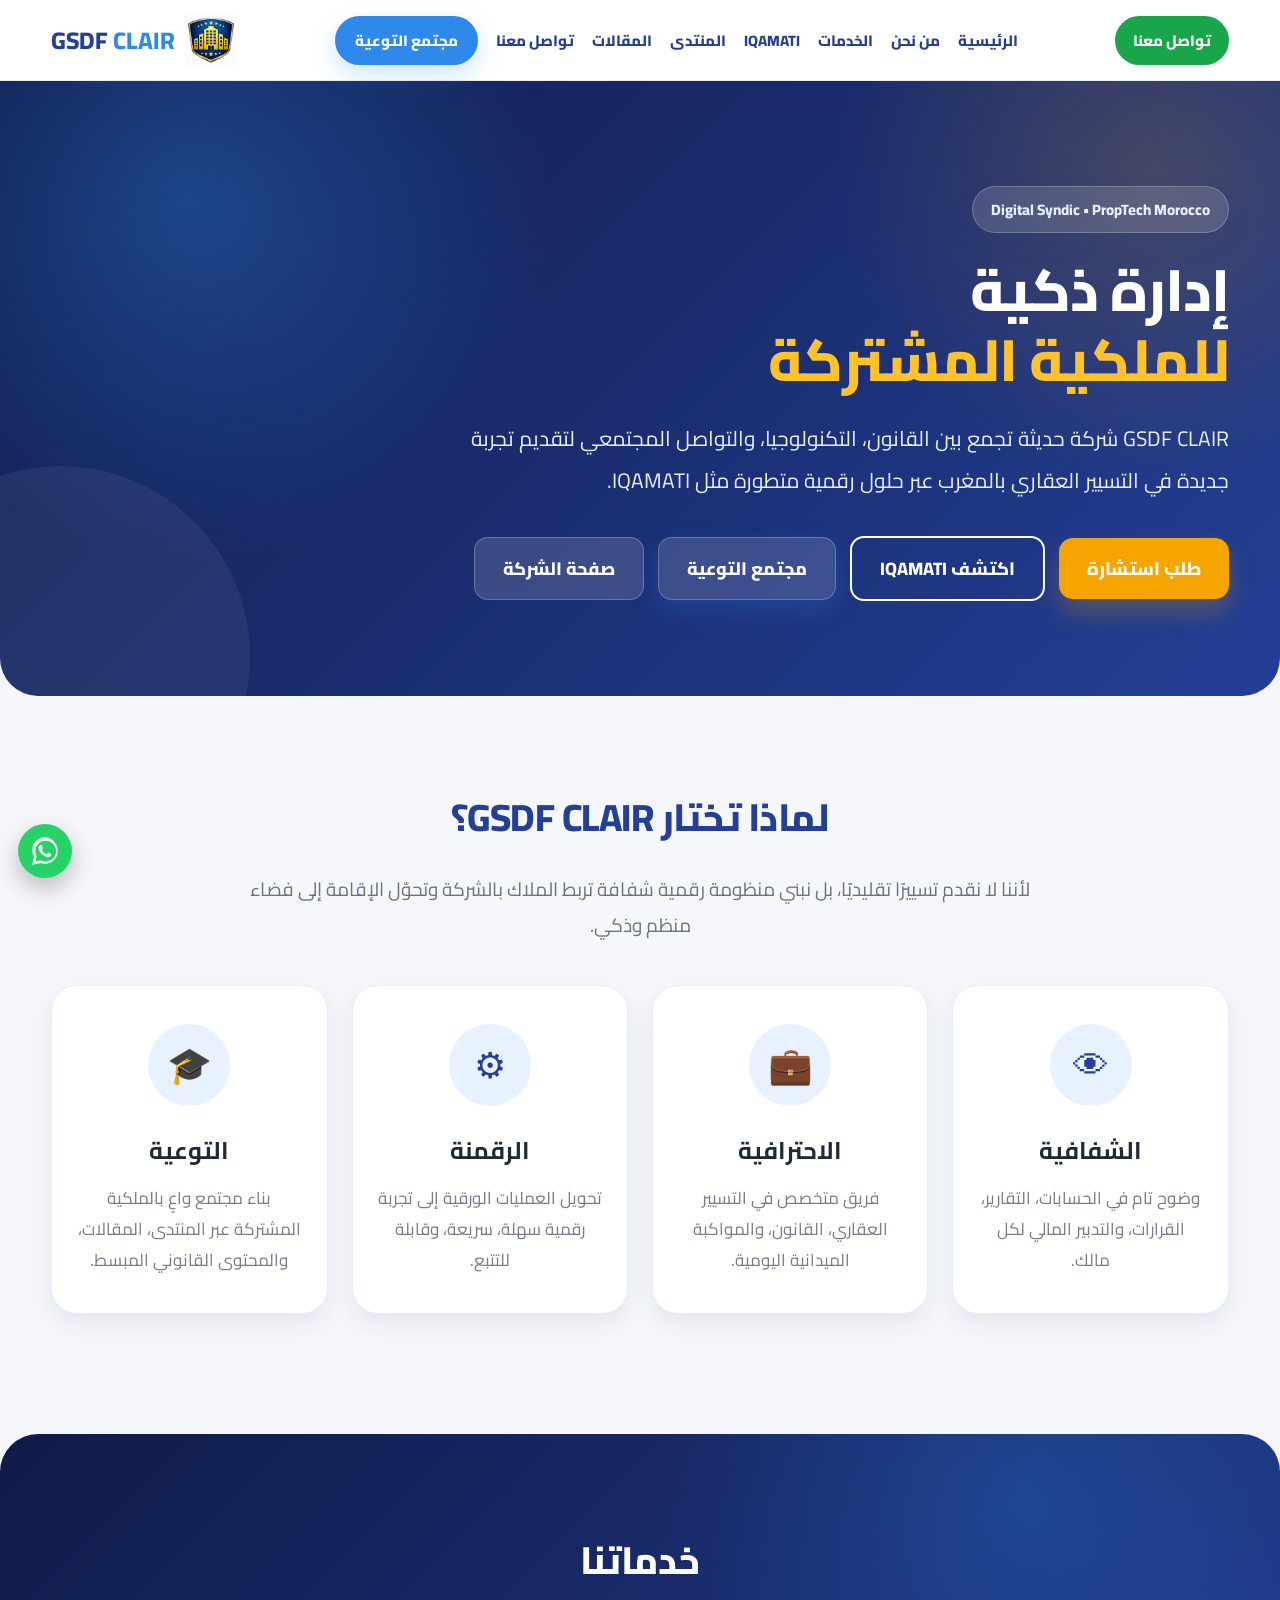
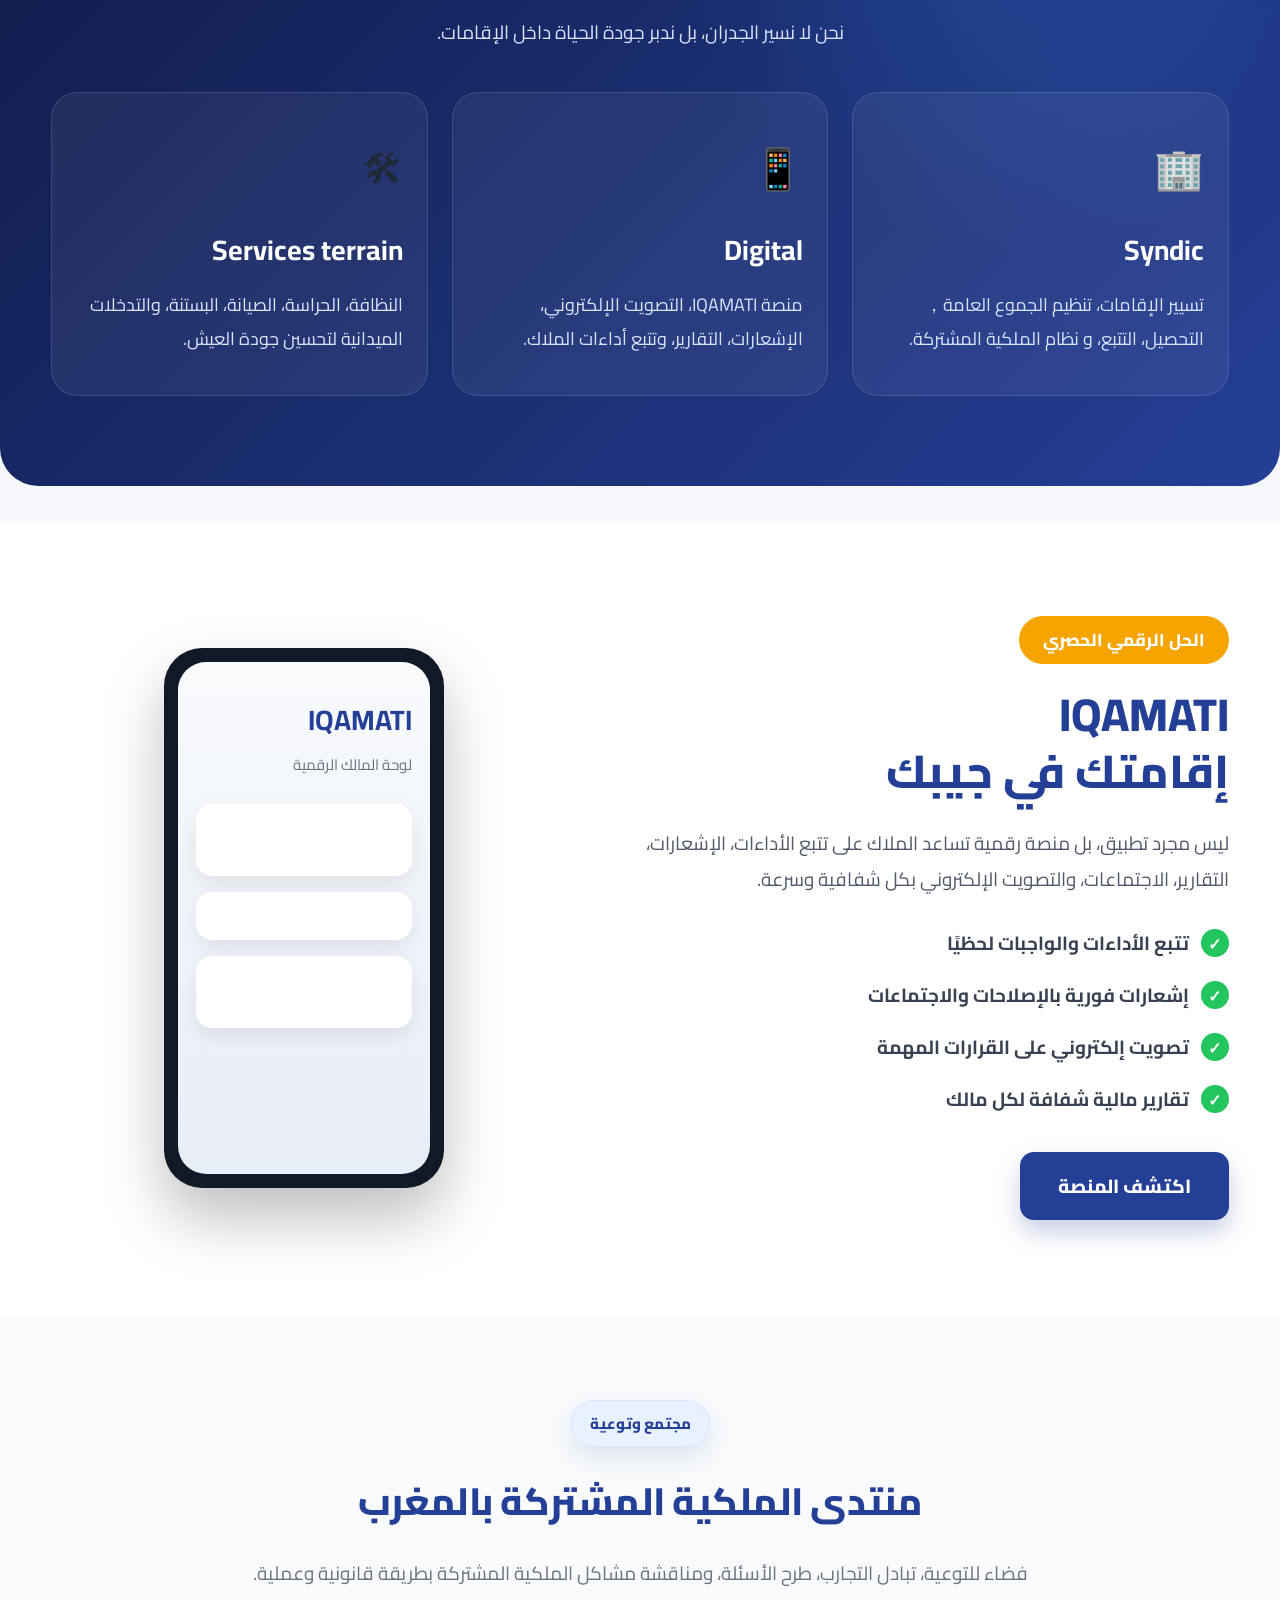
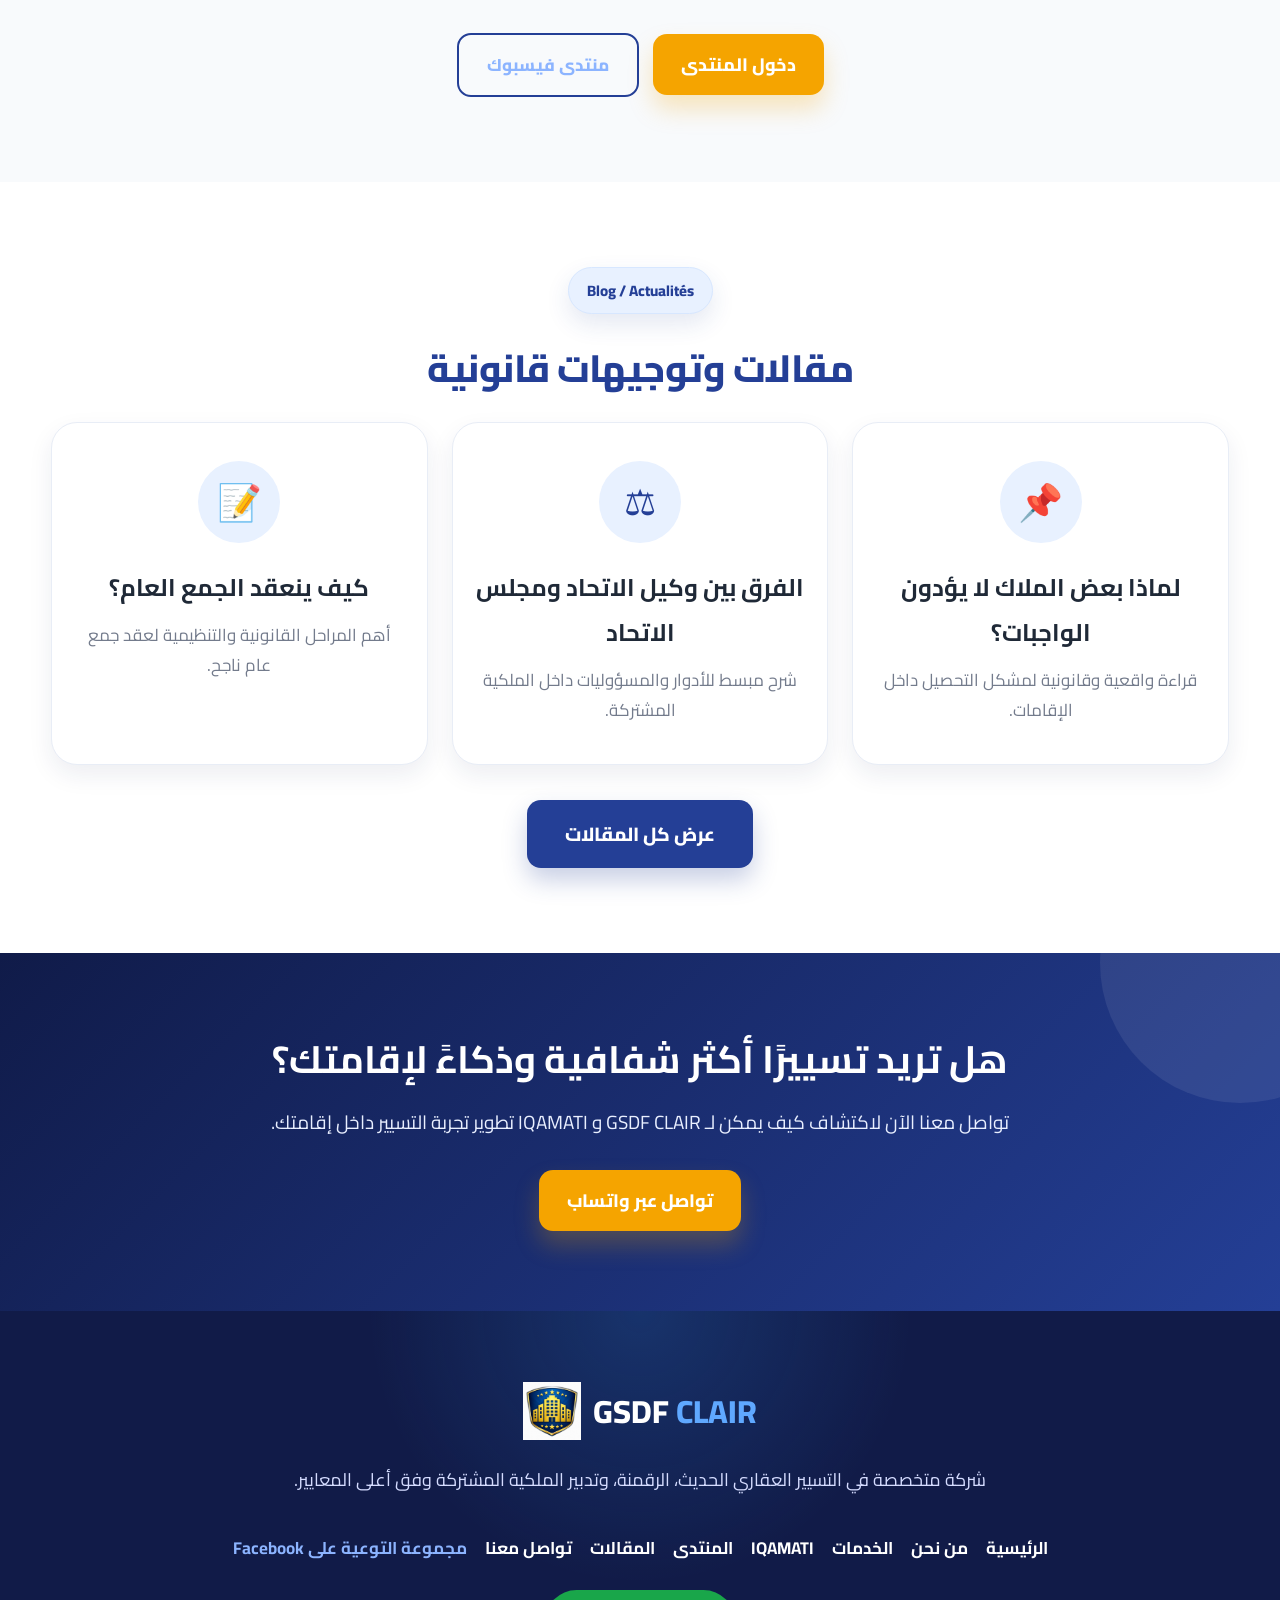
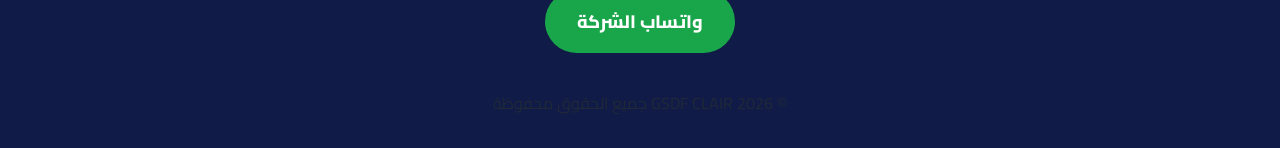
<file: index.html>
﻿<!DOCTYPE html>
<html lang="ar" dir="rtl">

<head>
    <meta charset="UTF-8">
    <meta name="viewport" content="width=device-width, initial-scale=1.0">

    <title>GSDF CLAIR | التسيير العقاري الميداني والرقمي بالمغرب</title>

    <meta name="description" content="عبر IQAMATI.MA و IQAMATI.COM نوفر حلولًا ذكية لإدارة الملكية المشتركة والخدمات العقارية بالمغرب.">

    <meta name="keywords" content="GSDF CLAIR, IQAMATI, syndic digital, التسيير العقاري, الملكية المشتركة, PropTech Maroc">

    <meta name="author" content="GSDF CLAIR">

    <meta property="og:title" content="GSDF CLAIR | التسيير العقاري الميداني والرقمي بالمغرب">

    <meta property="og:description" content="عبر IQAMATI.MA و IQAMATI.COM نوفر حلولًا ذكية لإدارة الملكية المشتركة والخدمات العقارية بالمغرب.">

    <meta property="og:type" content="website">

    <meta property="og:url" content="https://gsdfclair.ma/">

    <meta property="og:image" content="https://gsdfclair.ma/assets/logo/logo.png">

    <meta name="theme-color" content="#1e3a8a">

    <link rel="stylesheet" href="css/style.css">
    <link rel="stylesheet" href="css/responsive.css">

    <link rel="preconnect" href="https://fonts.googleapis.com">

    <link rel="preconnect" href="https://fonts.gstatic.com" crossorigin>

    <link href="https://fonts.googleapis.com/css2?family=Cairo:wght@300;400;600;700;800&display=swap" rel="stylesheet">

    <link rel="icon" type="image/png" href="assets/logo/favicon.png">
</head>

<body>

<header class="header">
    <div class="container header-content">

        <a class="whatsapp-btn" target="_blank">
            تواصل معنا
        </a>

        <nav class="nav-menu" id="navMenu">
            <a href="index.html">الرئيسية</a>
            <a href="about.html">من نحن</a>
            <a href="services.html">الخدمات</a>
            <a href="iqamati.html">IQAMATI</a>
            <a href="forum.html">المنتدى</a>
            <a href="blog.html">المقالات</a>
            <a href="contact.html">تواصل معنا</a>
            <a class="community-btn" target="_blank">مجتمع التوعية</a>
        </nav>

        <button class="menu-btn" id="menuBtn">☰</button>

        <div class="logo">
            <h1>GSDF <span>CLAIR</span></h1>
            <img src="assets/logo/logo.png" alt="GSDF CLAIR Logo" class="logo-image">
        </div>

    </div>
</header>

<section class="hero">
    <div class="container">

        <span class="hero-label">
            Digital Syndic • PropTech Morocco
        </span>

        <h2>
            إدارة ذكية
            <span>للملكية المشتركة</span>
        </h2>

        <p>
            GSDF CLAIR شركة حديثة تجمع بين القانون، التكنولوجيا،
            والتواصل المجتمعي لتقديم تجربة جديدة في التسيير العقاري
            بالمغرب عبر حلول رقمية متطورة مثل IQAMATI.
        </p>

        <div class="hero-buttons">
            <a href="consultation.html" class="btn btn-gold">
                طلب استشارة
            </a>

            <a href="iqamati.html" class="btn btn-outline">
                اكتشف IQAMATI
            </a>

            <a class="btn btn-light community-btn" target="_blank">
                مجتمع التوعية
            </a>

            <a href="https://web.facebook.com/profile.php?id=61588691163196"
               class="btn btn-light"
               target="_blank"
               rel="noopener noreferrer">
                صفحة الشركة
            </a>
        </div>

    </div>
</section>

<section class="why-us">
    <div class="container">

        <h2 class="section-title">
            لماذا تختار GSDF CLAIR؟
        </h2>

        <p class="section-description">
            لأننا لا نقدم تسييرًا تقليديًا، بل نبني منظومة رقمية شفافة
            تربط الملاك بالشركة وتحوّل الإقامة إلى فضاء منظم وذكي.
        </p>

        <div class="cards">

            <div class="card">
                <div class="card-icon">👁</div>
                <h3>الشفافية</h3>
                <p>
                    وضوح تام في الحسابات، التقارير، القرارات،
                    والتدبير المالي لكل مالك.
                </p>
            </div>

            <div class="card">
                <div class="card-icon">💼</div>
                <h3>الاحترافية</h3>
                <p>
                    فريق متخصص في التسيير العقاري، القانون،
                    والمواكبة الميدانية اليومية.
                </p>
            </div>

            <div class="card">
                <div class="card-icon">⚙</div>
                <h3>الرقمنة</h3>
                <p>
                    تحويل العمليات الورقية إلى تجربة رقمية سهلة،
                    سريعة، وقابلة للتتبع.
                </p>
            </div>

            <div class="card">
                <div class="card-icon">🎓</div>
                <h3>التوعية</h3>
                <p>
                    بناء مجتمع واعٍ بالملكية المشتركة عبر المنتدى،
                    المقالات، والمحتوى القانوني المبسط.
                </p>
            </div>

        </div>

    </div>
</section>

<section class="services">
    <div class="container">

        <h2 class="section-title services-title">
            خدماتنا
        </h2>

        <p class="services-subtitle">
            نحن لا نسير الجدران، بل ندبر جودة الحياة داخل الإقامات.
        </p>

        <div class="services-grid">

            <div class="service-box">
                <div class="service-icon">🏢</div>
                <h3>Syndic</h3>
                <p>
                    تسيير الإقامات، تنظيم الجموع العامة，
                    التحصيل، التتبع، و نظام الملكية المشتركة.
                </p>
            </div>

            <div class="service-box">
                <div class="service-icon">📱</div>
                <h3>Digital</h3>
                <p>
                    منصة IQAMATI، التصويت الإلكتروني،
                    الإشعارات، التقارير، وتتبع أداءات الملاك.
                </p>
            </div>

            <div class="service-box">
                <div class="service-icon">🛠</div>
                <h3>Services terrain</h3>
                <p>
                    النظافة، الحراسة، الصيانة، البستنة،
                    والتدخلات الميدانية لتحسين جودة العيش.
                </p>
            </div>

        </div>

    </div>
</section>

<section class="iqamati">
    <div class="container iqamati-content">

        <div class="iqamati-text">
            <span class="badge">
                الحل الرقمي الحصري
            </span>

            <h2>
                IQAMATI
                <br>
                إقامتك في جيبك
            </h2>

            <p>
                ليس مجرد تطبيق، بل منصة رقمية تساعد الملاك على تتبع
                الأداءات، الإشعارات، التقارير، الاجتماعات، والتصويت
                الإلكتروني بكل شفافية وسرعة.
            </p>

            <ul class="features-list">
                <li>تتبع الأداءات والواجبات لحظيًا</li>
                <li>إشعارات فورية بالإصلاحات والاجتماعات</li>
                <li>تصويت إلكتروني على القرارات المهمة</li>
                <li>تقارير مالية شفافة لكل مالك</li>
            </ul>

            <a href="https://iqamati.ma"
               class="demo-btn"
               target="_blank"
               rel="noopener noreferrer">
               اكتشف المنصة
            </a>
        </div>

        <div class="phone-mockup">
            <div class="phone-screen">
                <h3>IQAMATI</h3>
                <p>لوحة المالك الرقمية</p>

                <div class="app-card"></div>
                <div class="app-card small"></div>
                <div class="app-card"></div>
            </div>
        </div>

    </div>
</section>

<section class="awareness-section">
    <div class="container">

        <span class="section-tag">
            مجتمع وتوعية
        </span>

        <h2 class="section-title">
            منتدى الملكية المشتركة بالمغرب
        </h2>

        <p class="section-description">
            فضاء للتوعية، تبادل التجارب، طرح الأسئلة، ومناقشة مشاكل
            الملكية المشتركة بطريقة قانونية وعملية.
        </p>

        <div class="awareness-actions">
            <a href="forum.html" class="btn btn-gold">
                دخول المنتدى
            </a>

            <a class="btn btn-outline-blue facebook-group" target="_blank">
               منتدى فيسبوك
            </a>
        </div>

    </div>
</section>

<section class="blog-preview">
    <div class="container">

        <span class="section-tag">
            Blog / Actualités
        </span>

        <h2 class="section-title">
            مقالات وتوجيهات قانونية
        </h2>

        <div class="cards">

            <div class="card">
                <div class="card-icon">📌</div>
                <h3>لماذا بعض الملاك لا يؤدون الواجبات؟</h3>
                <p>
                    قراءة واقعية وقانونية لمشكل التحصيل داخل الإقامات.
                </p>
            </div>

            <div class="card">
                <div class="card-icon">⚖</div>
                <h3>الفرق بين وكيل الاتحاد ومجلس الاتحاد</h3>
                <p>
                    شرح مبسط للأدوار والمسؤوليات داخل الملكية المشتركة.
                </p>
            </div>

            <div class="card">
                <div class="card-icon">📝</div>
                <h3>كيف ينعقد الجمع العام؟</h3>
                <p>
                    أهم المراحل القانونية والتنظيمية لعقد جمع عام ناجح.
                </p>
            </div>

        </div>

        <a href="blog.html" class="read-more-btn">
            عرض كل المقالات
        </a>

    </div>
</section>

<section class="final-cta">
    <div class="container">

        <h2>
            هل تريد تسييرًا أكثر شفافية وذكاءً لإقامتك؟
        </h2>

        <p>
            تواصل معنا الآن لاكتشاف كيف يمكن لـ GSDF CLAIR و IQAMATI
            تطوير تجربة التسيير داخل إقامتك.
        </p>

        <a class="btn btn-gold whatsapp-link" target="_blank">
            تواصل عبر واتساب
        </a>

    </div>
</section>

<footer class="footer">
    <div class="container">

        <div class="footer-logo">
            <img src="assets/logo/logo.png" alt="GSDF CLAIR Logo" class="footer-logo-image">

            <h2>
                GSDF <span>CLAIR</span>
            </h2>
        </div>

        <p class="footer-text">
            شركة متخصصة في التسيير العقاري الحديث،
            الرقمنة، وتدبير الملكية المشتركة وفق أعلى المعايير.
        </p>

        <div class="footer-links">
            <a href="index.html">الرئيسية</a>
            <a href="about.html">من نحن</a>
            <a href="services.html">الخدمات</a>
            <a href="iqamati.html">IQAMATI</a>
            <a href="forum.html">المنتدى</a>
            <a href="blog.html">المقالات</a>
            <a href="contact.html">تواصل معنا</a>
            <a class="facebook-group" target="_blank">
                مجموعة التوعية على Facebook
            </a>
        </div>

        <a class="footer-whatsapp" target="_blank">
            واتساب الشركة
        </a>

        <div class="copyright">
            © 2026 GSDF CLAIR جميع الحقوق محفوظة
        </div>

    </div>
</footer>

<a class="floating-whatsapp"
   href="https://wa.me/212680170327"
   target="_blank"
   aria-label="WhatsApp">

    <svg xmlns="http://www.w3.org/2000/svg"
         viewBox="0 0 32 32">
        <path fill="white"
              d="M16.04 3C9.44 3 4.08 8.36 4.08 14.96c0 2.1.55 4.15 1.6 5.96L4 29l8.3-1.63a11.9 11.9 0 0 0 3.74.6C22.64 27.97 28 22.61 28 16.01S22.64 3 16.04 3zm0 22.88c-1.2 0-2.38-.28-3.45-.83l-.49-.25-4.92.97.99-4.79-.32-.5a9.8 9.8 0 1 1 8.19 5.4zm5.39-7.36c-.3-.15-1.76-.87-2.03-.97-.27-.1-.47-.15-.67.15-.2.3-.77.97-.95 1.17-.17.2-.35.22-.65.07-.3-.15-1.26-.46-2.4-1.47-.89-.79-1.49-1.77-1.66-2.07-.17-.3-.02-.46.13-.61.13-.13.3-.35.45-.52.15-.17.2-.3.3-.5.1-.2.05-.37-.02-.52-.07-.15-.67-1.61-.92-2.21-.24-.58-.49-.5-.67-.51h-.57c-.2 0-.52.07-.8.37-.27.3-1.05 1.02-1.05 2.49s1.07 2.89 1.22 3.09c.15.2 2.1 3.2 5.08 4.49.71.31 1.26.49 1.69.63.71.23 1.36.2 1.87.12.57-.08 1.76-.72 2.01-1.42.25-.7.25-1.29.17-1.42-.07-.13-.27-.2-.57-.35z"/>
    </svg>

</a>

<button class="back-to-top" id="backToTop">
    ↑
</button>

<script src="js/config.js"></script>
<script src="js/main.js"></script>

</body>
</html>
</file>
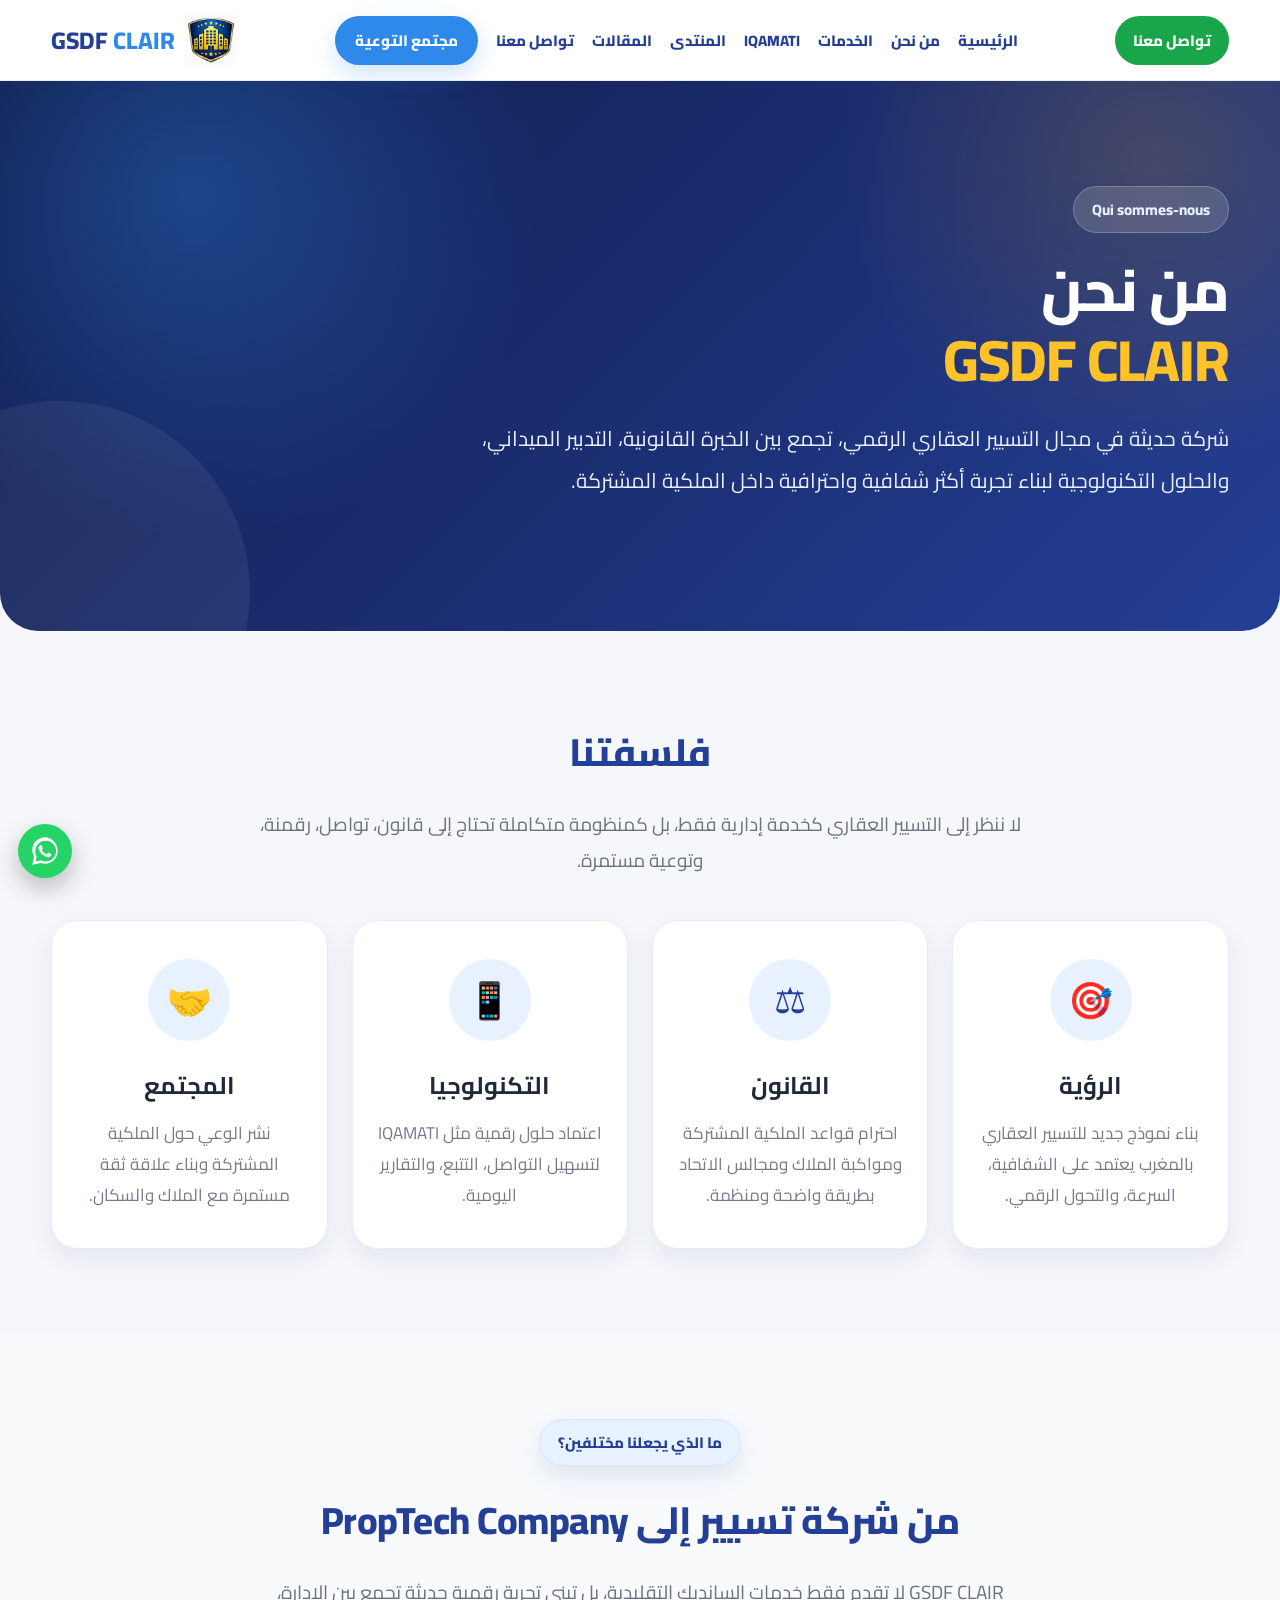
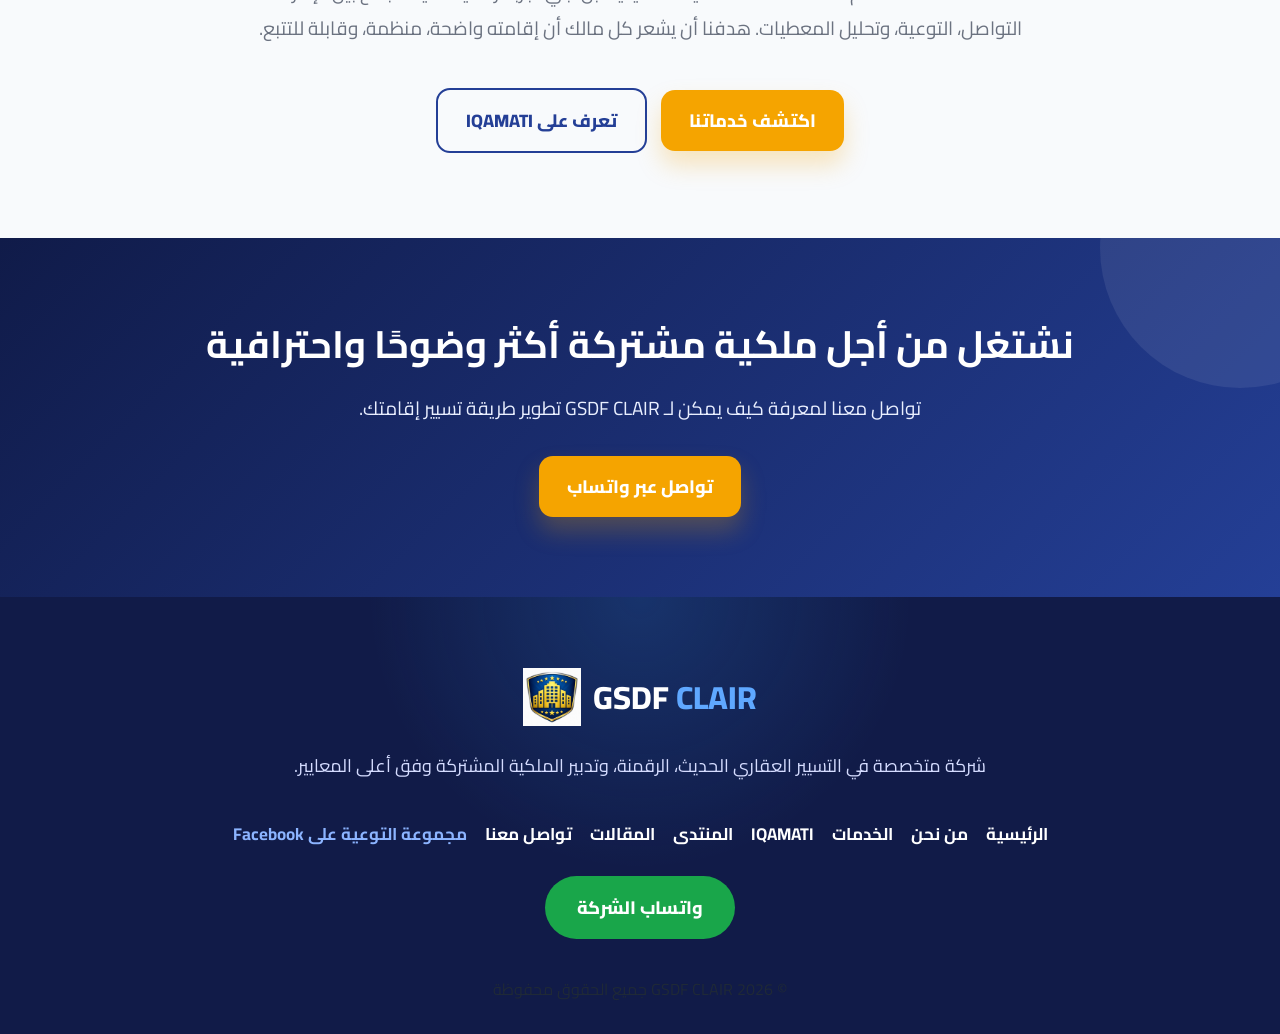
<file: about.html>
<!DOCTYPE html>
<html lang="ar" dir="rtl">

<head>
    <meta charset="UTF-8">
    <meta name="viewport" content="width=device-width, initial-scale=1.0">

    <title>من نحن | GSDF CLAIR</title>

    <meta name="description"
        content="تعرف على GSDF CLAIR، شركة PropTech متخصصة في التسيير العقاري الرقمي وتدبير الملكية المشتركة بالمغرب عبر حلول حديثة مثل IQAMATI.">

    <meta name="keywords"
        content="GSDF CLAIR, IQAMATI, syndic digital, التسيير العقاري, الملكية المشتركة, PropTech Maroc">

    <meta name="author" content="GSDF CLAIR">

    <meta property="og:title" content="من نحن | GSDF CLAIR">

    <meta property="og:description"
        content="شركة حديثة تجمع بين القانون، التكنولوجيا، والتوعية لتطوير التسيير العقاري بالمغرب.">

    <meta property="og:type" content="website">

    <meta property="og:image" content="assets/logo/logo.png">

    <link rel="stylesheet" href="css/style.css">
    <link rel="stylesheet" href="css/responsive.css">

    <link rel="preconnect" href="https://fonts.googleapis.com">
    <link rel="preconnect" href="https://fonts.gstatic.com" crossorigin>

    <link href="https://fonts.googleapis.com/css2?family=Cairo:wght@300;400;600;700;800&display=swap"
        rel="stylesheet">

    <link rel="icon" type="image/png" href="assets/logo/favicon.png">
</head>

<body>

    <header class="header">
        <div class="container header-content">

            <a class="whatsapp-btn" target="_blank">
                تواصل معنا
            </a>

            <nav class="nav-menu" id="navMenu">
                <a href="index.html">الرئيسية</a>
                <a href="about.html">من نحن</a>
                <a href="services.html">الخدمات</a>
                <a href="iqamati.html">IQAMATI</a>
                <a href="forum.html">المنتدى</a>
                <a href="blog.html">المقالات</a>
                <a href="contact.html">تواصل معنا</a>

                <a class="community-btn" target="_blank">
                    مجتمع التوعية
                </a>
            </nav>

            <button class="menu-btn" id="menuBtn">
                ☰
            </button>

            <div class="logo">
                <h1>
                    GSDF <span>CLAIR</span>
                </h1>

                <img src="assets/logo/logo.png"
                    alt="GSDF CLAIR Logo"
                    class="logo-image">
            </div>

        </div>
    </header>

    <section class="hero">
        <div class="container">

            <span class="hero-label">
                Qui sommes-nous
            </span>

            <h2>
                من نحن
                <span>GSDF CLAIR</span>
            </h2>

            <p>
                شركة حديثة في مجال التسيير العقاري الرقمي، تجمع بين الخبرة القانونية،
                التدبير الميداني، والحلول التكنولوجية لبناء تجربة أكثر شفافية
                واحترافية داخل الملكية المشتركة.
            </p>

        </div>
    </section>

    <section class="why-us">
        <div class="container">

            <h2 class="section-title">
                فلسفتنا
            </h2>

            <p class="section-description">
                لا ننظر إلى التسيير العقاري كخدمة إدارية فقط،
                بل كمنظومة متكاملة تحتاج إلى قانون، تواصل،
                رقمنة، وتوعية مستمرة.
            </p>

            <div class="cards">

                <div class="card">
                    <div class="card-icon">🎯</div>

                    <h3>الرؤية</h3>

                    <p>
                        بناء نموذج جديد للتسيير العقاري بالمغرب يعتمد على الشفافية،
                        السرعة، والتحول الرقمي.
                    </p>
                </div>

                <div class="card">
                    <div class="card-icon">⚖</div>

                    <h3>القانون</h3>

                    <p>
                        احترام قواعد الملكية المشتركة ومواكبة الملاك ومجالس الاتحاد
                        بطريقة واضحة ومنظمة.
                    </p>
                </div>

                <div class="card">
                    <div class="card-icon">📱</div>

                    <h3>التكنولوجيا</h3>

                    <p>
                        اعتماد حلول رقمية مثل IQAMATI لتسهيل التواصل،
                        التتبع، والتقارير اليومية.
                    </p>
                </div>

                <div class="card">
                    <div class="card-icon">🤝</div>

                    <h3>المجتمع</h3>

                    <p>
                        نشر الوعي حول الملكية المشتركة وبناء علاقة ثقة مستمرة
                        مع الملاك والسكان.
                    </p>
                </div>

            </div>

        </div>
    </section>

    <section class="awareness-section">
        <div class="container">

            <span class="section-tag">
                ما الذي يجعلنا مختلفين؟
            </span>

            <h2 class="section-title">
                من شركة تسيير إلى PropTech Company
            </h2>

            <p class="section-description">
                GSDF CLAIR لا تقدم فقط خدمات السانديك التقليدية،
                بل تبني تجربة رقمية حديثة تجمع بين الإدارة،
                التواصل، التوعية، وتحليل المعطيات.

                هدفنا أن يشعر كل مالك أن إقامته واضحة،
                منظمة، وقابلة للتتبع.
            </p>

            <div class="awareness-actions">

                <a href="services.html" class="btn btn-gold">
                    اكتشف خدماتنا
                </a>

                <a href="iqamati.html" class="btn btn-outline-blue">
                    تعرف على IQAMATI
                </a>

            </div>

        </div>
    </section>

    <section class="final-cta">
        <div class="container">

            <h2>
                نشتغل من أجل ملكية مشتركة أكثر وضوحًا واحترافية
            </h2>

            <p>
                تواصل معنا لمعرفة كيف يمكن لـ GSDF CLAIR
                تطوير طريقة تسيير إقامتك.
            </p>

            <a class="btn btn-gold whatsapp-link" target="_blank">
                تواصل عبر واتساب
            </a>

        </div>
    </section>

    <footer class="footer">
        <div class="container">

            <div class="footer-logo">

                <img src="assets/logo/logo.png"
                    alt="GSDF CLAIR Logo"
                    class="footer-logo-image">

                <h2>
                    GSDF <span>CLAIR</span>
                </h2>

            </div>

            <p class="footer-text">
                شركة متخصصة في التسيير العقاري الحديث،
                الرقمنة، وتدبير الملكية المشتركة وفق أعلى المعايير.
            </p>

            <div class="footer-links">

                <a href="index.html">الرئيسية</a>
                <a href="about.html">من نحن</a>
                <a href="services.html">الخدمات</a>
                <a href="iqamati.html">IQAMATI</a>
                <a href="forum.html">المنتدى</a>
                <a href="blog.html">المقالات</a>
                <a href="contact.html">تواصل معنا</a>

                <a class="facebook-group" target="_blank">
                    مجموعة التوعية على Facebook
                </a>

            </div>

            <a class="footer-whatsapp" target="_blank">
                واتساب الشركة
            </a>

            <div class="copyright">
                © 2026 GSDF CLAIR جميع الحقوق محفوظة
            </div>

        </div>
    </footer>

    <a class="floating-whatsapp"
   href="https://wa.me/212680170327"
   target="_blank"
   aria-label="WhatsApp">

    <svg xmlns="http://www.w3.org/2000/svg"
         viewBox="0 0 32 32">
        <path fill="white"
              d="M16.04 3C9.44 3 4.08 8.36 4.08 14.96c0 2.1.55 4.15 1.6 5.96L4 29l8.3-1.63a11.9 11.9 0 0 0 3.74.6C22.64 27.97 28 22.61 28 16.01S22.64 3 16.04 3zm0 22.88c-1.2 0-2.38-.28-3.45-.83l-.49-.25-4.92.97.99-4.79-.32-.5a9.8 9.8 0 1 1 8.19 5.4zm5.39-7.36c-.3-.15-1.76-.87-2.03-.97-.27-.1-.47-.15-.67.15-.2.3-.77.97-.95 1.17-.17.2-.35.22-.65.07-.3-.15-1.26-.46-2.4-1.47-.89-.79-1.49-1.77-1.66-2.07-.17-.3-.02-.46.13-.61.13-.13.3-.35.45-.52.15-.17.2-.3.3-.5.1-.2.05-.37-.02-.52-.07-.15-.67-1.61-.92-2.21-.24-.58-.49-.5-.67-.51h-.57c-.2 0-.52.07-.8.37-.27.3-1.05 1.02-1.05 2.49s1.07 2.89 1.22 3.09c.15.2 2.1 3.2 5.08 4.49.71.31 1.26.49 1.69.63.71.23 1.36.2 1.87.12.57-.08 1.76-.72 2.01-1.42.25-.7.25-1.29.17-1.42-.07-.13-.27-.2-.57-.35z"/>
    </svg>

</a>

    <button class="back-to-top" id="backToTop">
        ↑
    </button>

    <script src="js/config.js"></script>
    <script src="js/main.js"></script>

</body>

</html>
</file>
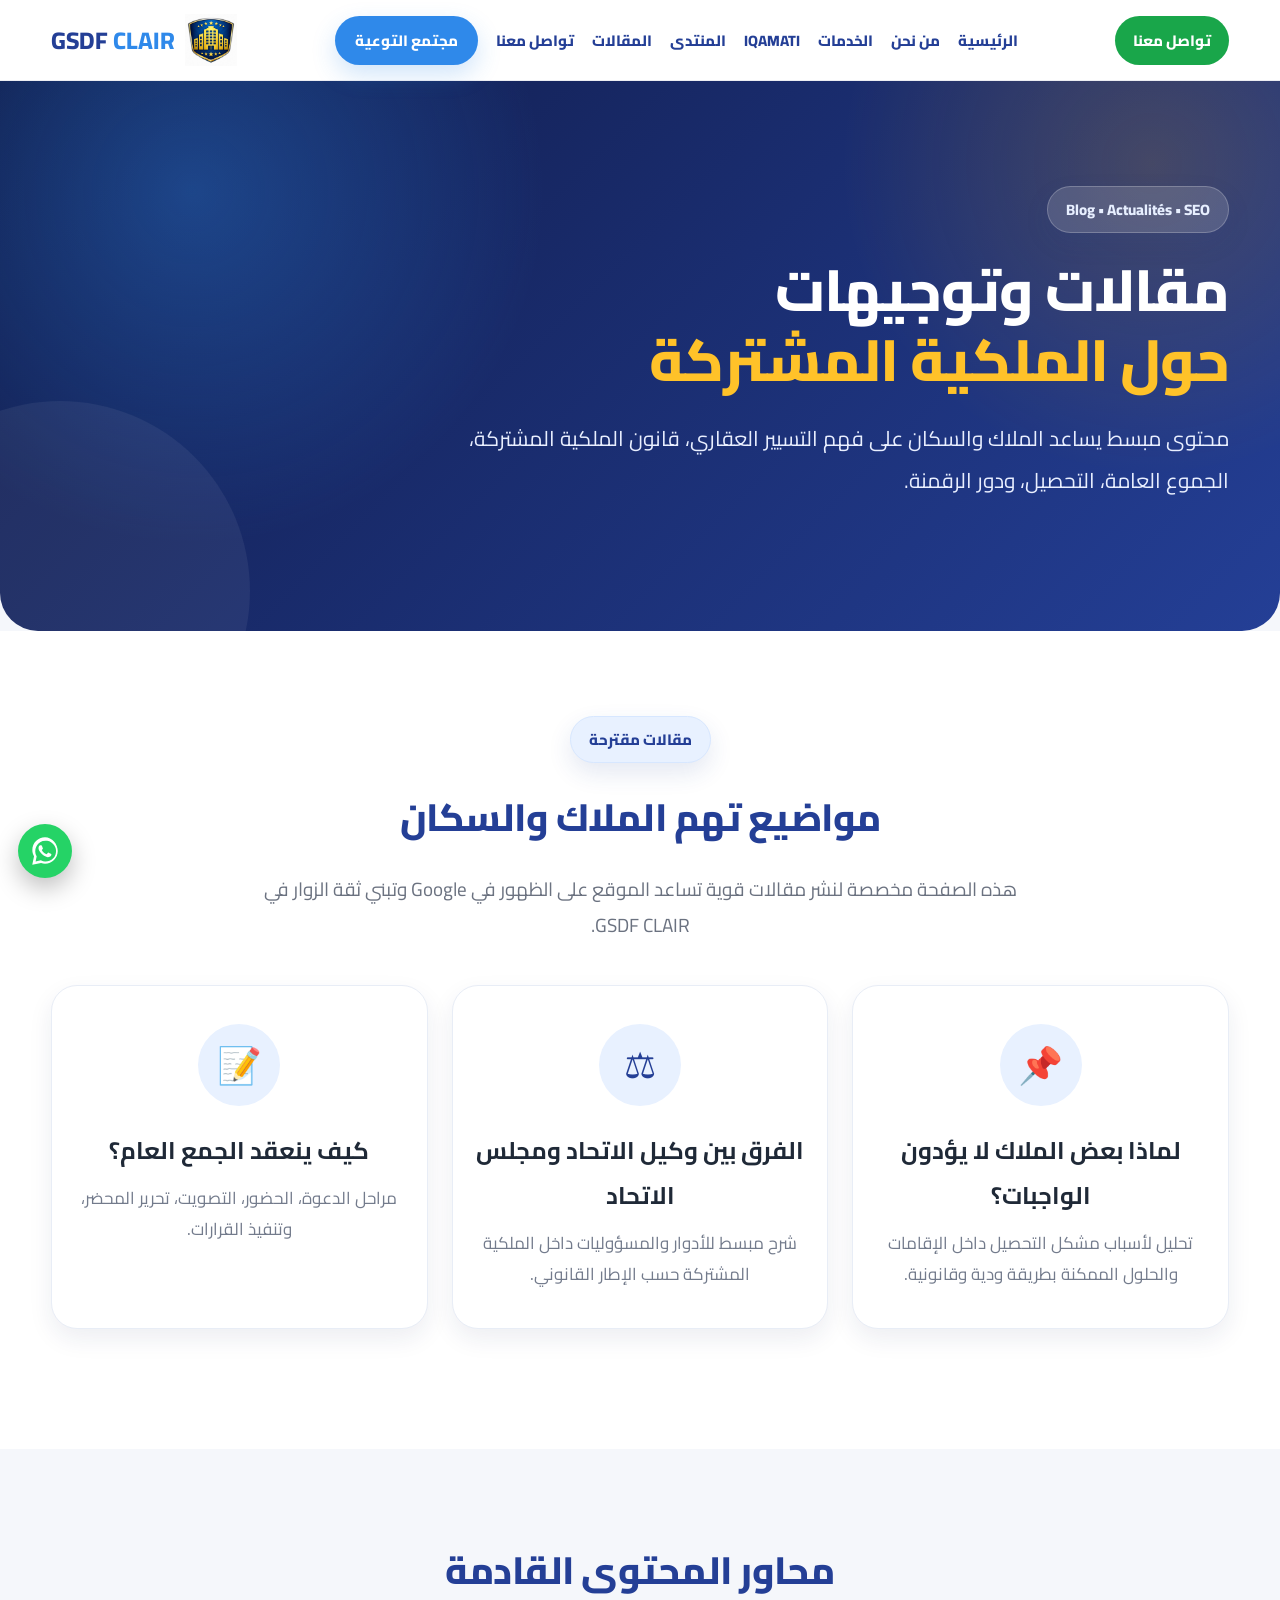
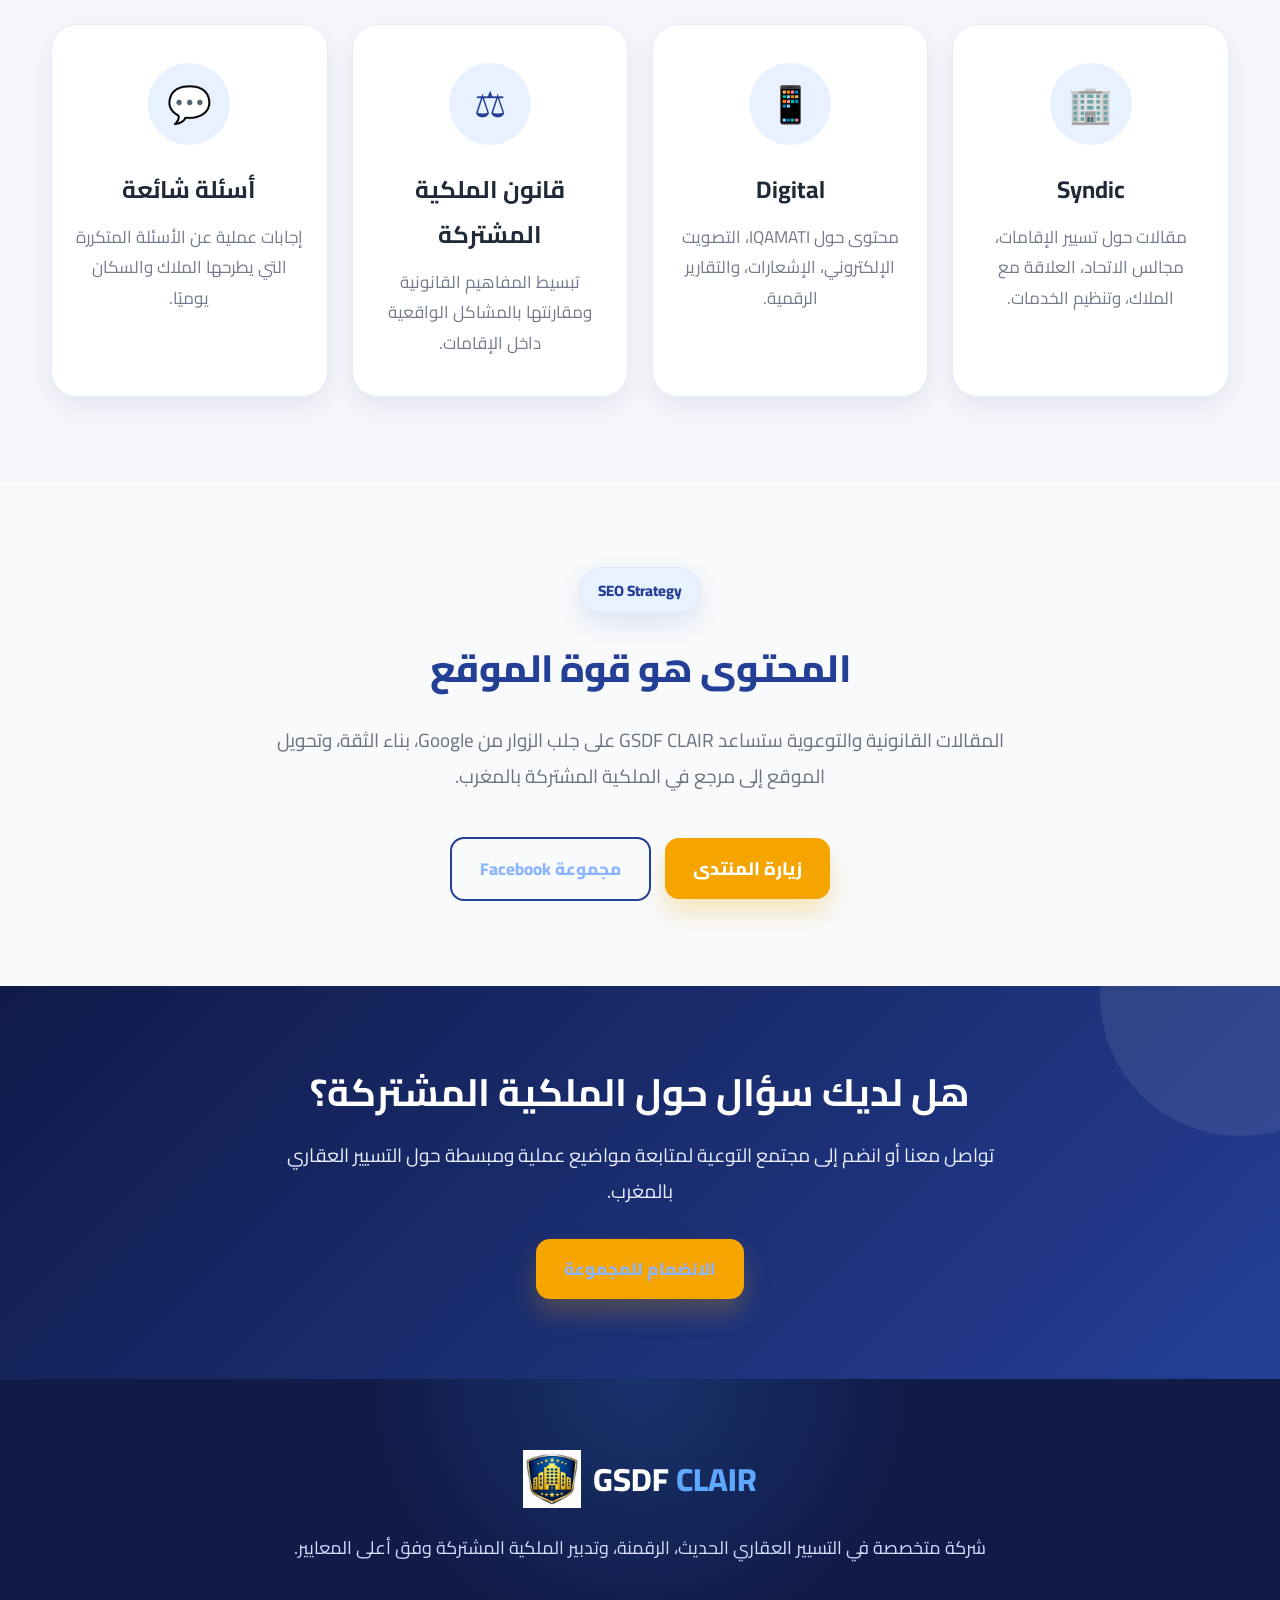
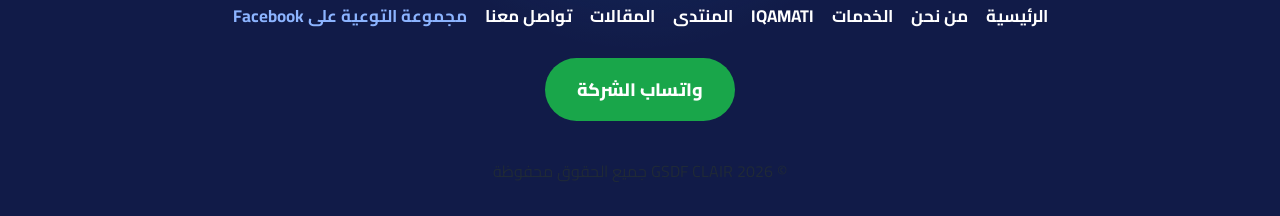
<file: blog.html>
﻿<!DOCTYPE html>
<html lang="ar" dir="rtl">

<head>
    <meta charset="UTF-8">
    <meta name="viewport" content="width=device-width, initial-scale=1.0">
    <title>المقالات | GSDF CLAIR</title>

    <meta name="description" content="مقالات وتوجيهات من GSDF CLAIR حول الملكية المشتركة، التسيير العقاري، السانديك، الرقمنة، وقانون الملكية المشتركة بالمغرب.">
    <meta name="keywords" content="GSDF CLAIR, مقالات, الملكية المشتركة, التسيير العقاري, syndic, IQAMATI, قانون الملكية المشتركة">
    <meta name="author" content="GSDF CLAIR">

    <meta property="og:title" content="المقالات | GSDF CLAIR">
    <meta property="og:description" content="محتوى مبسط حول الملكية المشتركة والتسيير العقاري والرقمنة بالمغرب.">
    <meta property="og:type" content="website">
    <meta property="og:image" content="assets/logo/logo.png">

    <link rel="stylesheet" href="css/style.css">
    <link rel="stylesheet" href="css/responsive.css">

    <link rel="preconnect" href="https://fonts.googleapis.com">
    <link rel="preconnect" href="https://fonts.gstatic.com" crossorigin>
    <link href="https://fonts.googleapis.com/css2?family=Cairo:wght@300;400;600;700;800&display=swap" rel="stylesheet">

    <link rel="icon" type="image/png" href="assets/logo/favicon.png">
</head>

<body>

<header class="header">
    <div class="container header-content">

        <a class="whatsapp-btn" target="_blank">
            تواصل معنا
        </a>

        <nav class="nav-menu" id="navMenu">
            <a href="index.html">الرئيسية</a>
            <a href="about.html">من نحن</a>
            <a href="services.html">الخدمات</a>
            <a href="iqamati.html">IQAMATI</a>
            <a href="forum.html">المنتدى</a>
            <a href="blog.html">المقالات</a>
            <a href="contact.html">تواصل معنا</a>
            <a class="community-btn" target="_blank">مجتمع التوعية</a>
        </nav>

        <button class="menu-btn" id="menuBtn">☰</button>

        <div class="logo">
            <h1>GSDF <span>CLAIR</span></h1>
            <img src="assets/logo/logo.png" alt="GSDF CLAIR Logo" class="logo-image">
        </div>

    </div>
</header>

<section class="hero">
    <div class="container">

        <span class="hero-label">
            Blog • Actualités • SEO
        </span>

        <h2>
            مقالات وتوجيهات
            <span>حول الملكية المشتركة</span>
        </h2>

        <p>
            محتوى مبسط يساعد الملاك والسكان على فهم التسيير العقاري،
            قانون الملكية المشتركة، الجموع العامة، التحصيل، ودور الرقمنة.
        </p>

    </div>
</section>

<section class="blog-preview">
    <div class="container">

        <span class="section-tag">
            مقالات مقترحة
        </span>

        <h2 class="section-title">
            مواضيع تهم الملاك والسكان
        </h2>

        <p class="section-description">
            هذه الصفحة مخصصة لنشر مقالات قوية تساعد الموقع على الظهور في Google
            وتبني ثقة الزوار في GSDF CLAIR.
        </p>

        <div class="cards">

            <div class="card">
                <div class="card-icon">📌</div>
                <h3>لماذا بعض الملاك لا يؤدون الواجبات؟</h3>
                <p>
                    تحليل لأسباب مشكل التحصيل داخل الإقامات
                    والحلول الممكنة بطريقة ودية وقانونية.
                </p>
            </div>

            <div class="card">
                <div class="card-icon">⚖</div>
                <h3>الفرق بين وكيل الاتحاد ومجلس الاتحاد</h3>
                <p>
                    شرح مبسط للأدوار والمسؤوليات داخل الملكية المشتركة
                    حسب الإطار القانوني.
                </p>
            </div>

            <div class="card">
                <div class="card-icon">📝</div>
                <h3>كيف ينعقد الجمع العام؟</h3>
                <p>
                    مراحل الدعوة، الحضور، التصويت، تحرير المحضر،
                    وتنفيذ القرارات.
                </p>
            </div>

        </div>

    </div>
</section>

<section class="why-us">
    <div class="container">

        <h2 class="section-title">
            محاور المحتوى القادمة
        </h2>

        <div class="cards">

            <div class="card">
                <div class="card-icon">🏢</div>
                <h3>Syndic</h3>
                <p>
                    مقالات حول تسيير الإقامات، مجالس الاتحاد،
                    العلاقة مع الملاك، وتنظيم الخدمات.
                </p>
            </div>

            <div class="card">
                <div class="card-icon">📱</div>
                <h3>Digital</h3>
                <p>
                    محتوى حول IQAMATI، التصويت الإلكتروني،
                    الإشعارات، والتقارير الرقمية.
                </p>
            </div>

            <div class="card">
                <div class="card-icon">⚖</div>
                <h3>قانون الملكية المشتركة</h3>
                <p>
                    تبسيط المفاهيم القانونية ومقارنتها بالمشاكل الواقعية
                    داخل الإقامات.
                </p>
            </div>

            <div class="card">
                <div class="card-icon">💬</div>
                <h3>أسئلة شائعة</h3>
                <p>
                    إجابات عملية عن الأسئلة المتكررة التي يطرحها الملاك
                    والسكان يوميًا.
                </p>
            </div>

        </div>

    </div>
</section>

<section class="awareness-section">
    <div class="container">

        <span class="section-tag">
            SEO Strategy
        </span>

        <h2 class="section-title">
            المحتوى هو قوة الموقع
        </h2>

        <p class="section-description">
            المقالات القانونية والتوعوية ستساعد GSDF CLAIR على جلب الزوار من Google،
            بناء الثقة، وتحويل الموقع إلى مرجع في الملكية المشتركة بالمغرب.
        </p>

        <div class="awareness-actions">
            <a href="forum.html" class="btn btn-gold">
                زيارة المنتدى
            </a>

            <a class="btn btn-outline-blue facebook-group" target="_blank">
                مجموعة Facebook
            </a>
        </div>

    </div>
</section>

<section class="final-cta">
    <div class="container">

        <h2>
            هل لديك سؤال حول الملكية المشتركة؟
        </h2>

        <p>
            تواصل معنا أو انضم إلى مجتمع التوعية لمتابعة مواضيع عملية
            ومبسطة حول التسيير العقاري بالمغرب.
        </p>

        <a class="btn btn-gold facebook-group" target="_blank">
            الانضمام للمجموعة
        </a>

    </div>
</section>

<footer class="footer">
    <div class="container">

        <div class="footer-logo">
            <img src="assets/logo/logo.png" alt="GSDF CLAIR Logo" class="footer-logo-image">

            <h2>
                GSDF <span>CLAIR</span>
            </h2>
        </div>

        <p class="footer-text">
            شركة متخصصة في التسيير العقاري الحديث،
            الرقمنة، وتدبير الملكية المشتركة وفق أعلى المعايير.
        </p>

        <div class="footer-links">
            <a href="index.html">الرئيسية</a>
            <a href="about.html">من نحن</a>
            <a href="services.html">الخدمات</a>
            <a href="iqamati.html">IQAMATI</a>
            <a href="forum.html">المنتدى</a>
            <a href="blog.html">المقالات</a>
            <a href="contact.html">تواصل معنا</a>
            <a class="facebook-group" target="_blank">
                مجموعة التوعية على Facebook
            </a>
        </div>

        <a class="footer-whatsapp" target="_blank">
            واتساب الشركة
        </a>

        <div class="copyright">
            © 2026 GSDF CLAIR جميع الحقوق محفوظة
        </div>

    </div>
</footer>

<a class="floating-whatsapp"
   href="https://wa.me/212680170327"
   target="_blank"
   aria-label="WhatsApp">

    <svg xmlns="http://www.w3.org/2000/svg"
         viewBox="0 0 32 32">
        <path fill="white"
              d="M16.04 3C9.44 3 4.08 8.36 4.08 14.96c0 2.1.55 4.15 1.6 5.96L4 29l8.3-1.63a11.9 11.9 0 0 0 3.74.6C22.64 27.97 28 22.61 28 16.01S22.64 3 16.04 3zm0 22.88c-1.2 0-2.38-.28-3.45-.83l-.49-.25-4.92.97.99-4.79-.32-.5a9.8 9.8 0 1 1 8.19 5.4zm5.39-7.36c-.3-.15-1.76-.87-2.03-.97-.27-.1-.47-.15-.67.15-.2.3-.77.97-.95 1.17-.17.2-.35.22-.65.07-.3-.15-1.26-.46-2.4-1.47-.89-.79-1.49-1.77-1.66-2.07-.17-.3-.02-.46.13-.61.13-.13.3-.35.45-.52.15-.17.2-.3.3-.5.1-.2.05-.37-.02-.52-.07-.15-.67-1.61-.92-2.21-.24-.58-.49-.5-.67-.51h-.57c-.2 0-.52.07-.8.37-.27.3-1.05 1.02-1.05 2.49s1.07 2.89 1.22 3.09c.15.2 2.1 3.2 5.08 4.49.71.31 1.26.49 1.69.63.71.23 1.36.2 1.87.12.57-.08 1.76-.72 2.01-1.42.25-.7.25-1.29.17-1.42-.07-.13-.27-.2-.57-.35z"/>
    </svg>

</a>

<button class="back-to-top" id="backToTop">
    ↑
</button>

<script src="js/config.js"></script>
<script src="js/main.js"></script>

</body>
</html>
</file>
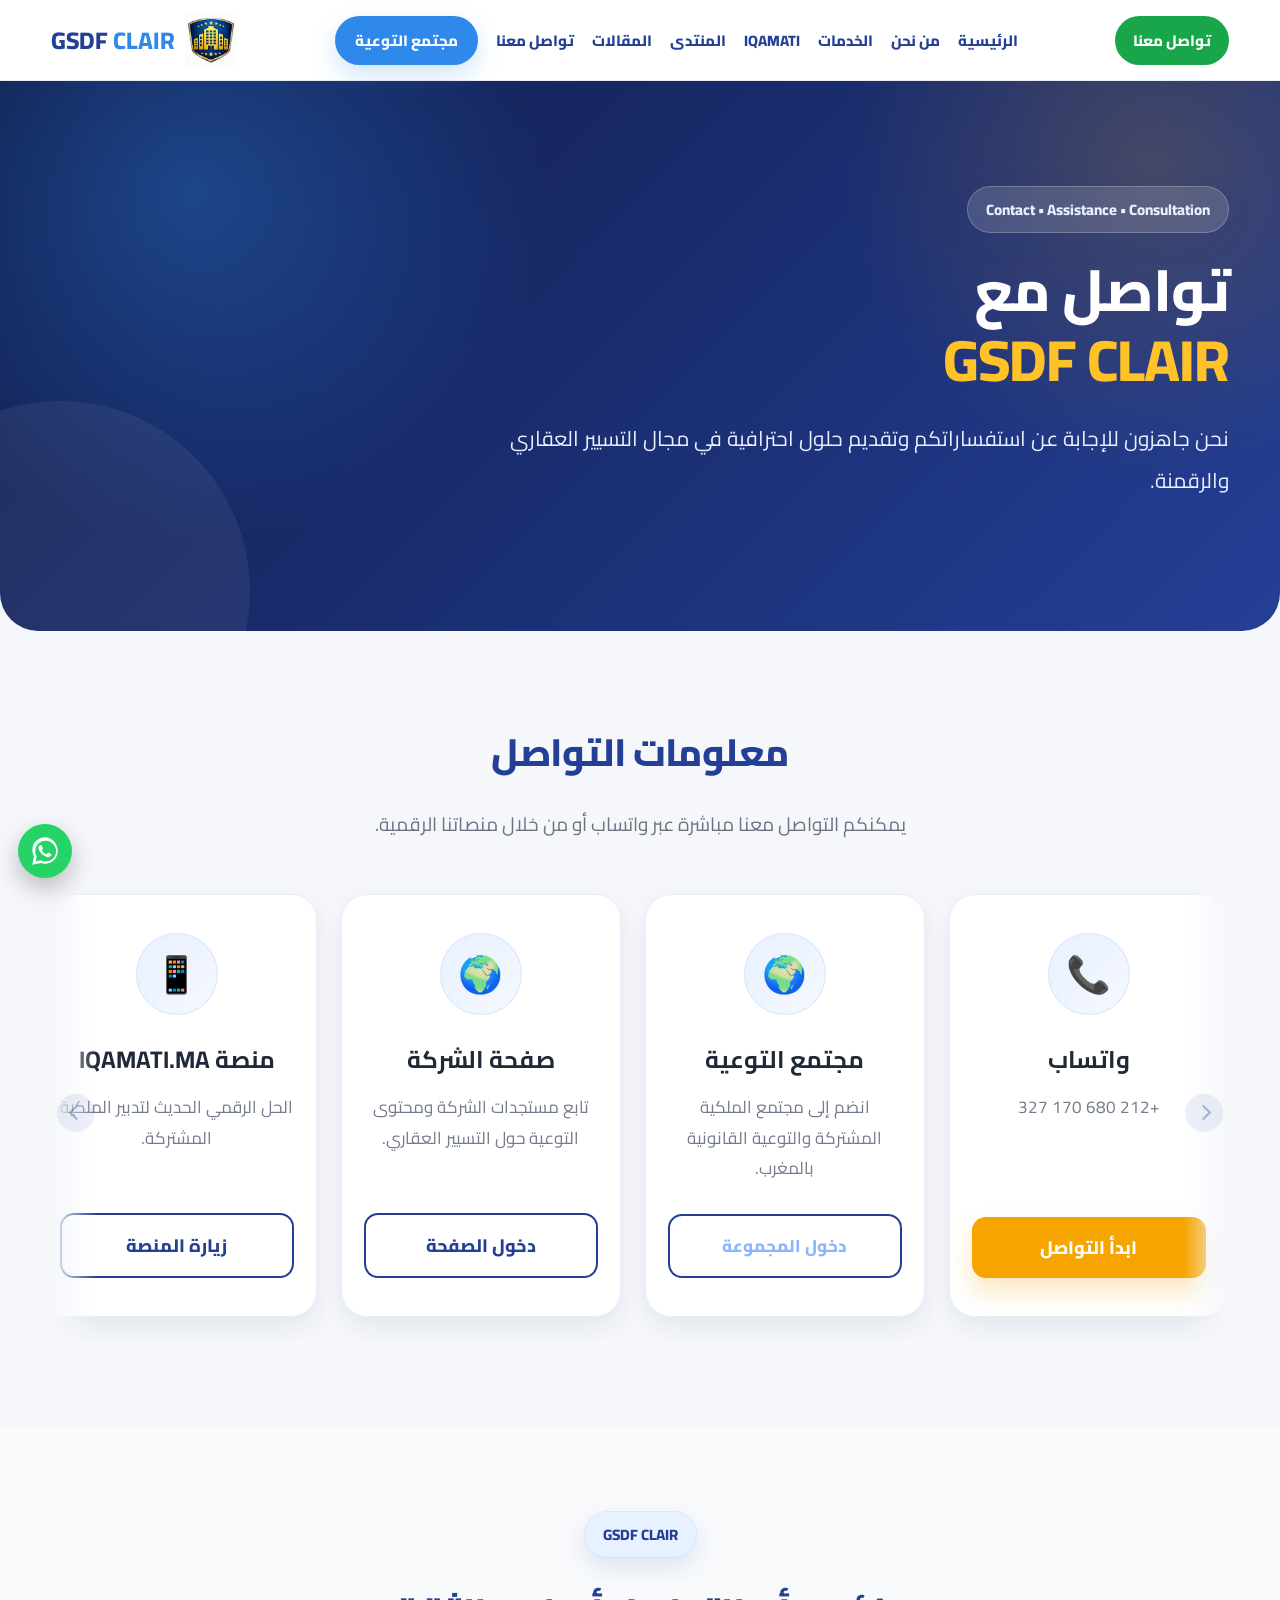
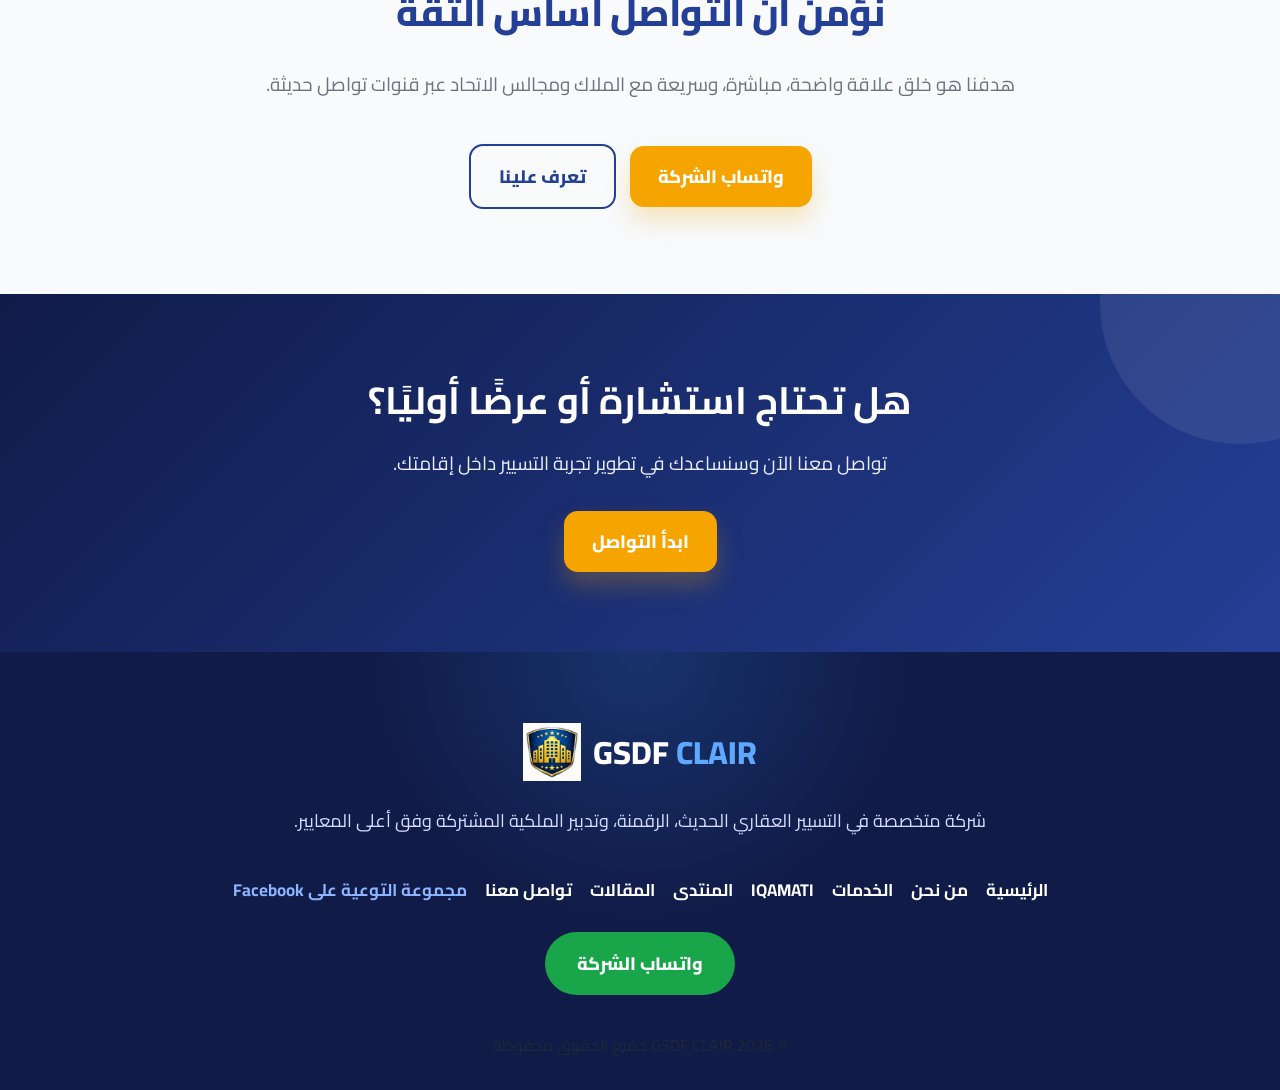
<file: contact.html>
﻿<!DOCTYPE html>
<html lang="ar" dir="rtl">

<head>
    <meta charset="UTF-8">
    <meta name="viewport" content="width=device-width, initial-scale=1.0">
    <title>تواصل معنا | GSDF CLAIR</title>

    <meta name="description" content="تواصل مع GSDF CLAIR للحصول على استشارة في التسيير العقاري الرقمي وتدبير الملكية المشتركة بالمغرب.">
    <meta name="keywords" content="GSDF CLAIR, تواصل, واتساب, IQAMATI, syndic digital, التسيير العقاري">
    <meta name="author" content="GSDF CLAIR">

    <meta property="og:title" content="تواصل معنا | GSDF CLAIR">
    <meta property="og:description" content="تواصل مع GSDF CLAIR للحصول على استشارة أو عرض أولي حول التسيير العقاري الرقمي.">
    <meta property="og:type" content="website">
    <meta property="og:image" content="assets/logo/logo.png">

    <link rel="stylesheet" href="css/style.css">
    <link rel="stylesheet" href="css/responsive.css">

    <link rel="preconnect" href="https://fonts.googleapis.com">
    <link rel="preconnect" href="https://fonts.gstatic.com" crossorigin>
    <link href="https://fonts.googleapis.com/css2?family=Cairo:wght@300;400;600;700;800&display=swap" rel="stylesheet">

    <link rel="icon" type="image/png" href="assets/logo/favicon.png">
</head>

<body>

<header class="header">
    <div class="container header-content">

        <a class="whatsapp-btn" target="_blank">
            تواصل معنا
        </a>

        <nav class="nav-menu" id="navMenu">
            <a href="index.html">الرئيسية</a>
            <a href="about.html">من نحن</a>
            <a href="services.html">الخدمات</a>
            <a href="iqamati.html">IQAMATI</a>
            <a href="forum.html">المنتدى</a>
            <a href="blog.html">المقالات</a>
            <a href="contact.html">تواصل معنا</a>
            <a class="community-btn" target="_blank">مجتمع التوعية</a>
        </nav>

        <button class="menu-btn" id="menuBtn">☰</button>

        <div class="logo">
            <h1>GSDF <span>CLAIR</span></h1>
            <img src="assets/logo/logo.png" alt="GSDF CLAIR Logo" class="logo-image">
        </div>

    </div>
</header>

<section class="hero">
    <div class="container">

        <span class="hero-label">
            Contact • Assistance • Consultation
        </span>

        <h2>
            تواصل مع
            <span>GSDF CLAIR</span>
        </h2>

        <p>
            نحن جاهزون للإجابة عن استفساراتكم وتقديم حلول احترافية
            في مجال التسيير العقاري والرقمنة.
        </p>

    </div>
</section>

<section class="why-us contact-section">
    <div class="container">

        <h2 class="section-title">
            معلومات التواصل
        </h2>

        <p class="section-description">
            يمكنكم التواصل معنا مباشرة عبر واتساب أو من خلال منصاتنا الرقمية.
        </p>

<div class="contact-carousel">

    <button class="carousel-btn carousel-prev" type="button" aria-label="السابق"></button>
    
    <div class="contact-cards" id="contactCards">

        <div class="card contact-card">
            <div class="card-icon">📞</div>
            <h3>واتساب</h3>
            <p>+212 680 170 327</p>
            <br>
            <a href="consultation.html"
                class="btn btn-gold">

                ابدأ التواصل

            </a>
        </div>

        <div class="card contact-card">
            <div class="card-icon">🌍</div>
            <h3>مجتمع التوعية</h3>
            <p>
                انضم إلى مجتمع الملكية المشتركة والتوعية القانونية بالمغرب.
            </p>
            <br>
            <a class="btn btn-outline-blue facebook-group" target="_blank">
                دخول المجموعة
            </a>
        </div>

        <div class="card contact-card">
            <div class="card-icon">🌍</div>
            <h3>صفحة الشركة</h3>
            <p>
                تابع مستجدات الشركة ومحتوى التوعية حول التسيير العقاري.
            </p>
            <br>
            <a 
            href="https://web.facebook.com/profile.php?id=61588691163196"
            class="btn btn-outline-blue"
            target="_blank"
            rel="noopener noreferrer"
            >
              دخول الصفحة
           </a>        </div>

        <div class="card contact-card">
            <div class="card-icon">📱</div>
            <h3>منصة IQAMATI.MA</h3>
            <p>
                الحل الرقمي الحديث لتدبير الملكية المشتركة.
            </p>
            <br>
            <a href="https://www.iqamati.ma" class="btn btn-outline-blue" target="_blank" rel="noopener noreferrer">
                زيارة المنصة
            </a>
        </div>

        <div class="card contact-card">
            <div class="card-icon">📱</div>
            <h3>منصة IQAMATI.COM</h3>
            <p>
                الحل الرقمي الحديث لتدبير الملكية المشتركة.
            </p>
            <br>
            <a href="iqamati.html" class="btn btn-outline-blue" target="_blank" rel="noopener noreferrer">
                اكتشف المنصة
            </a>
        </div>

    </div>

    <button class="carousel-btn carousel-next" type="button" aria-label="التالي"></button>

        </div>

</div>

    </div>
</section>

<section class="awareness-section">
    <div class="container">

        <span class="section-tag">
            GSDF CLAIR
        </span>

        <h2 class="section-title">
            نؤمن أن التواصل أساس الثقة
        </h2>

        <p class="section-description">
            هدفنا هو خلق علاقة واضحة، مباشرة، وسريعة مع الملاك
            ومجالس الاتحاد عبر قنوات تواصل حديثة.
        </p>

        <div class="awareness-actions">

            <a class="btn btn-gold whatsapp-link" target="_blank">
                واتساب الشركة
            </a>

            <a href="about.html" class="btn btn-outline-blue">
                تعرف علينا
            </a>

        </div>

    </div>
</section>

<section class="final-cta">
    <div class="container">

        <h2>
            هل تحتاج استشارة أو عرضًا أوليًا؟
        </h2>

        <p>
            تواصل معنا الآن وسنساعدك في تطوير تجربة التسيير داخل إقامتك.
        </p>

        <a href="consultation.html"
           class="btn btn-gold">
           ابدأ التواصل
        </a>

    </div>
</section>

<footer class="footer">
    <div class="container">

        <div class="footer-logo">
            <img src="assets/logo/logo.png" alt="GSDF CLAIR Logo" class="footer-logo-image">

            <h2>
                GSDF <span>CLAIR</span>
            </h2>
        </div>

        <p class="footer-text">
            شركة متخصصة في التسيير العقاري الحديث،
            الرقمنة، وتدبير الملكية المشتركة وفق أعلى المعايير.
        </p>

        <div class="footer-links">
            <a href="index.html">الرئيسية</a>
            <a href="about.html">من نحن</a>
            <a href="services.html">الخدمات</a>
            <a href="iqamati.html">IQAMATI</a>
            <a href="forum.html">المنتدى</a>
            <a href="blog.html">المقالات</a>
            <a href="contact.html">تواصل معنا</a>
            <a class="facebook-group" target="_blank">
                مجموعة التوعية على Facebook
            </a>
        </div>

        <a class="footer-whatsapp" target="_blank">
            واتساب الشركة
        </a>

        <div class="copyright">
            © 2026 GSDF CLAIR جميع الحقوق محفوظة
        </div>

    </div>
</footer>

<a class="floating-whatsapp"
   href="https://wa.me/212680170327"
   target="_blank"
   aria-label="WhatsApp">

    <svg xmlns="http://www.w3.org/2000/svg"
         viewBox="0 0 32 32">
        <path fill="white"
              d="M16.04 3C9.44 3 4.08 8.36 4.08 14.96c0 2.1.55 4.15 1.6 5.96L4 29l8.3-1.63a11.9 11.9 0 0 0 3.74.6C22.64 27.97 28 22.61 28 16.01S22.64 3 16.04 3zm0 22.88c-1.2 0-2.38-.28-3.45-.83l-.49-.25-4.92.97.99-4.79-.32-.5a9.8 9.8 0 1 1 8.19 5.4zm5.39-7.36c-.3-.15-1.76-.87-2.03-.97-.27-.1-.47-.15-.67.15-.2.3-.77.97-.95 1.17-.17.2-.35.22-.65.07-.3-.15-1.26-.46-2.4-1.47-.89-.79-1.49-1.77-1.66-2.07-.17-.3-.02-.46.13-.61.13-.13.3-.35.45-.52.15-.17.2-.3.3-.5.1-.2.05-.37-.02-.52-.07-.15-.67-1.61-.92-2.21-.24-.58-.49-.5-.67-.51h-.57c-.2 0-.52.07-.8.37-.27.3-1.05 1.02-1.05 2.49s1.07 2.89 1.22 3.09c.15.2 2.1 3.2 5.08 4.49.71.31 1.26.49 1.69.63.71.23 1.36.2 1.87.12.57-.08 1.76-.72 2.01-1.42.25-.7.25-1.29.17-1.42-.07-.13-.27-.2-.57-.35z"/>
    </svg>

</a>

<button class="back-to-top" id="backToTop">
    ↑
</button>

<script src="js/config.js"></script>
<script src="js/main.js"></script>

</body>
</html>
</file>
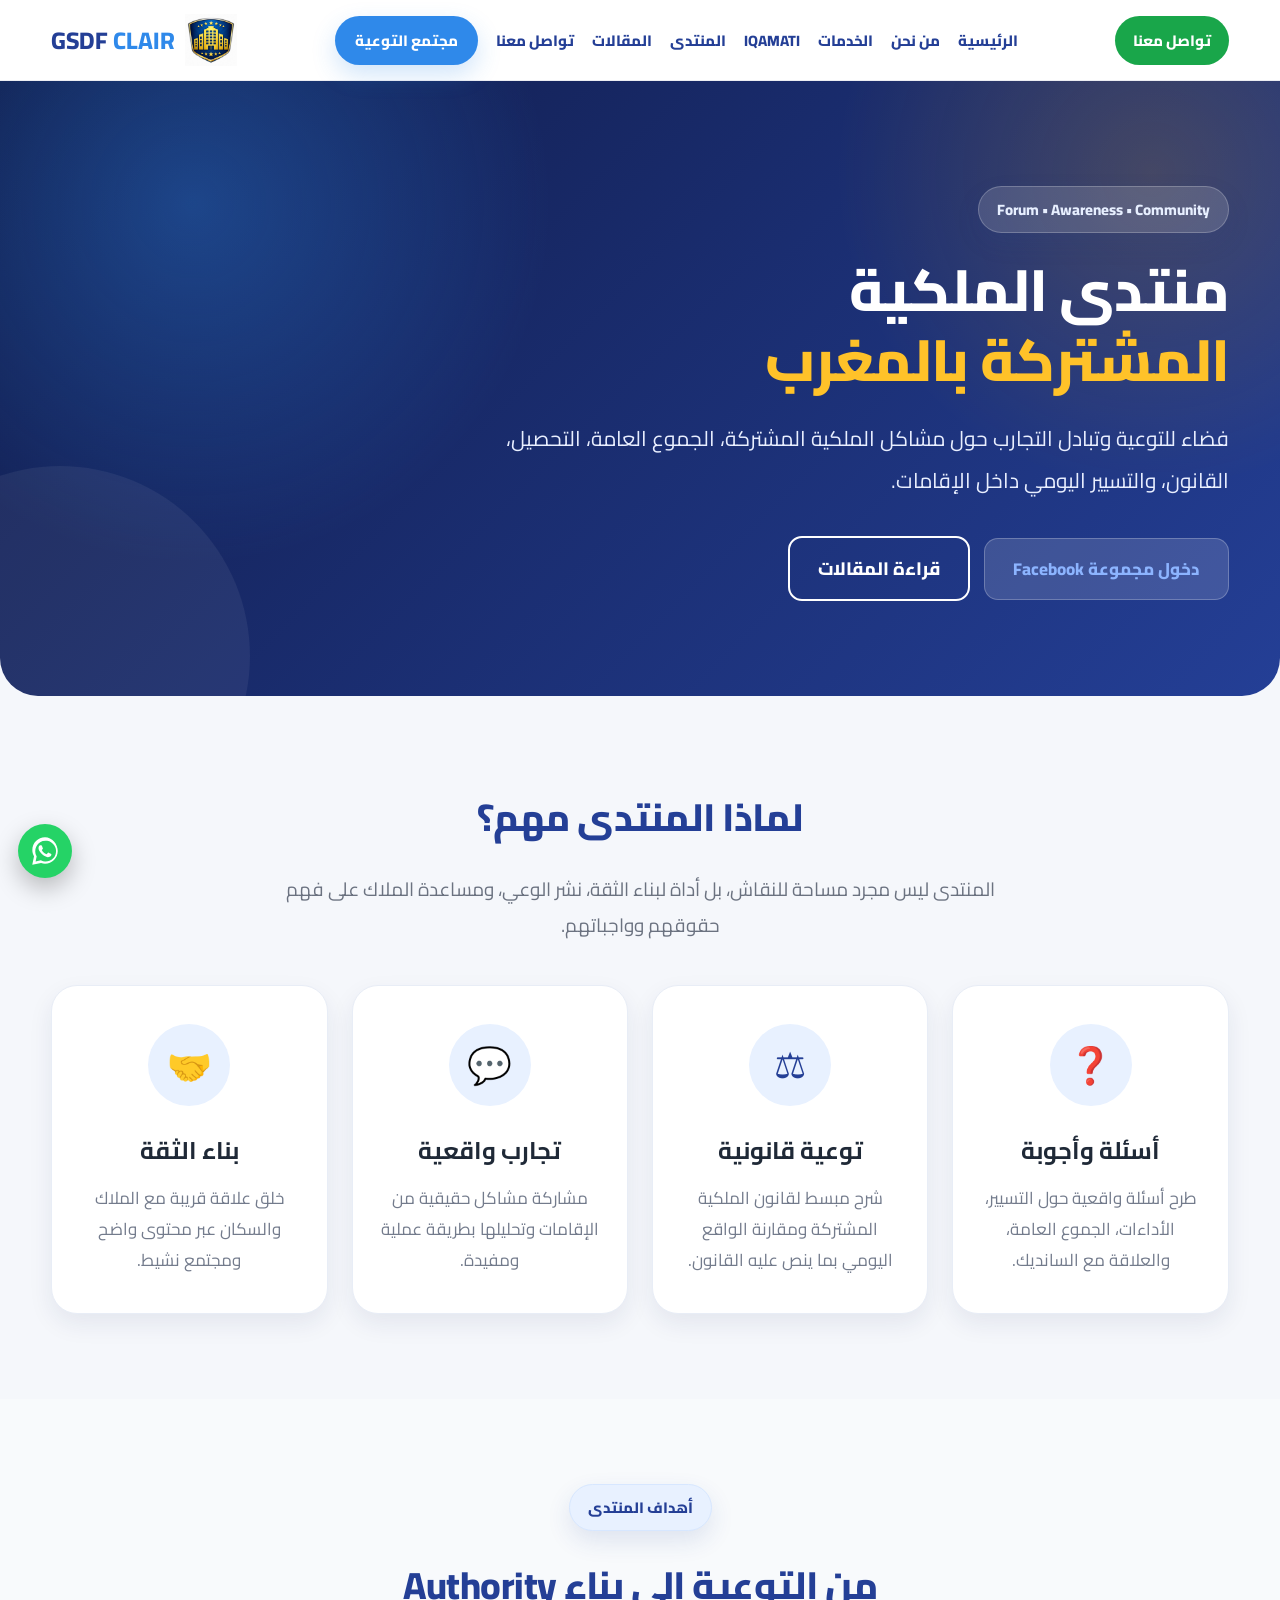
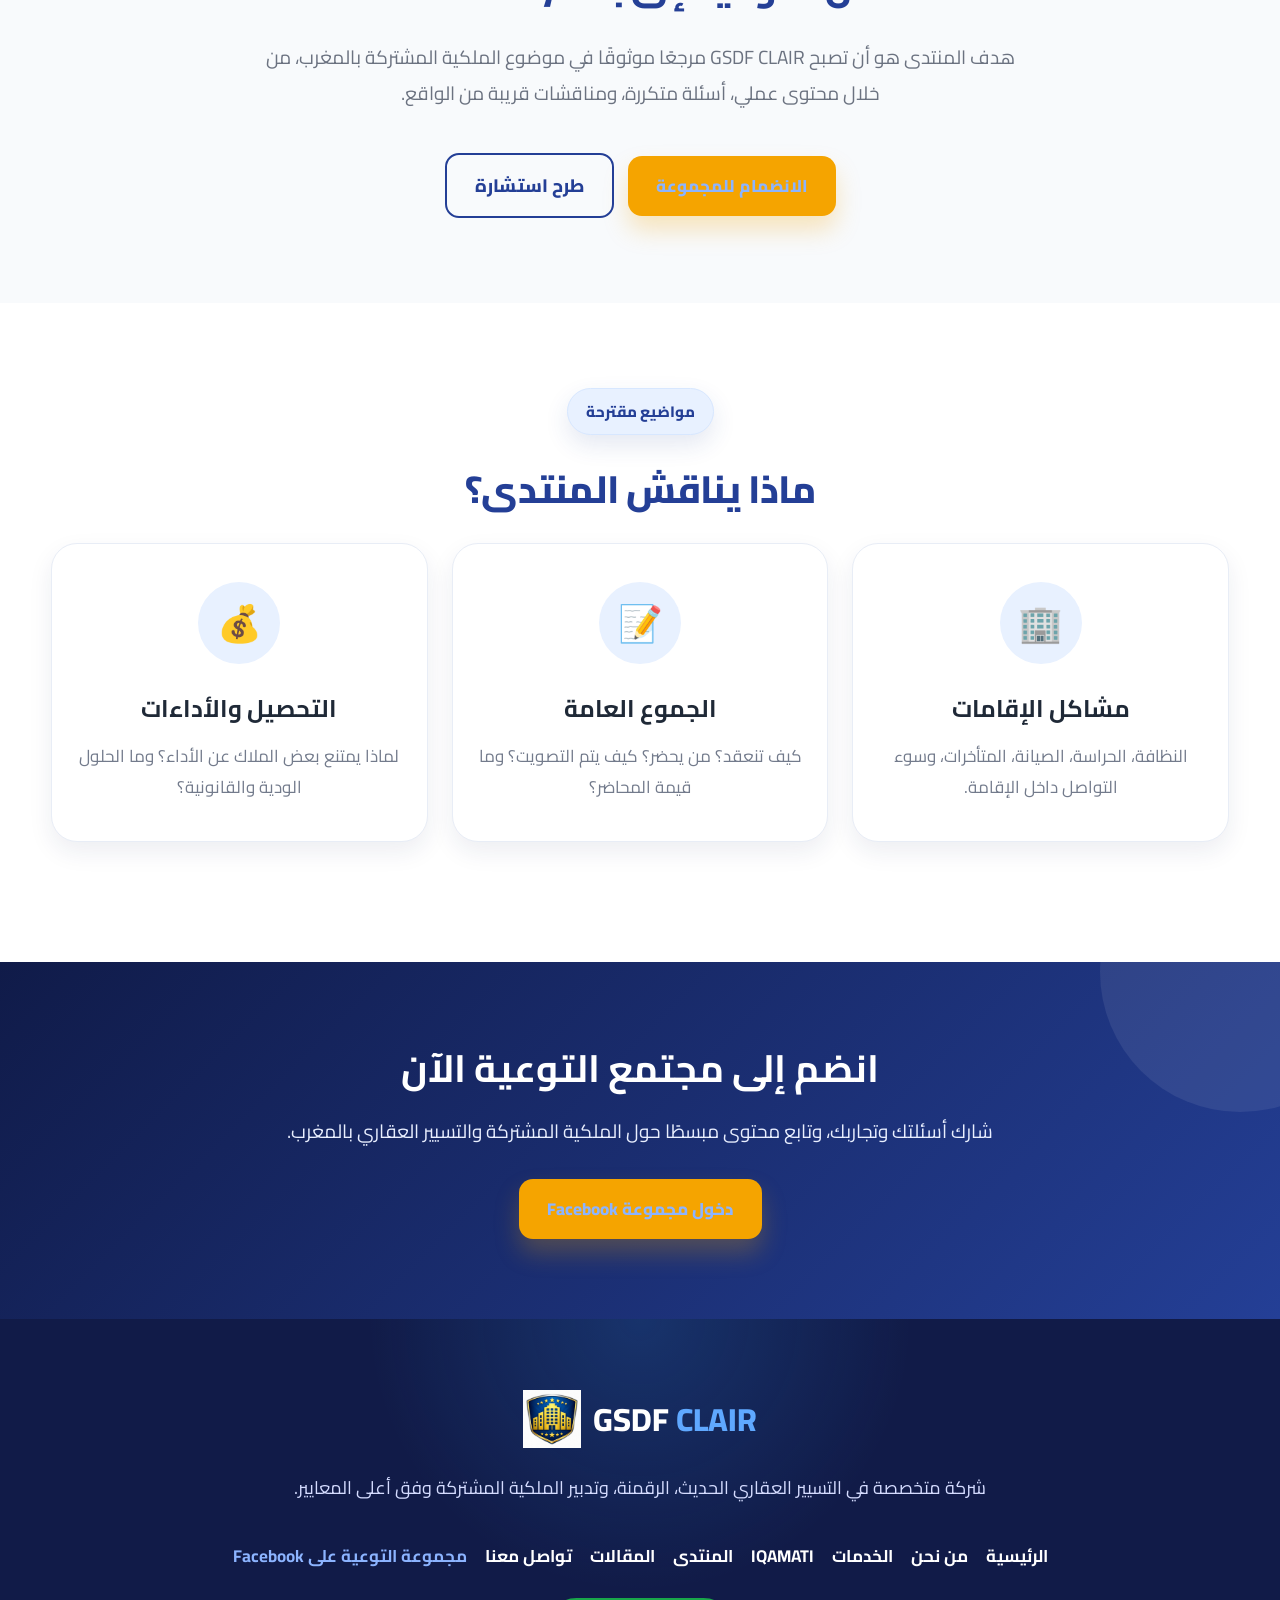
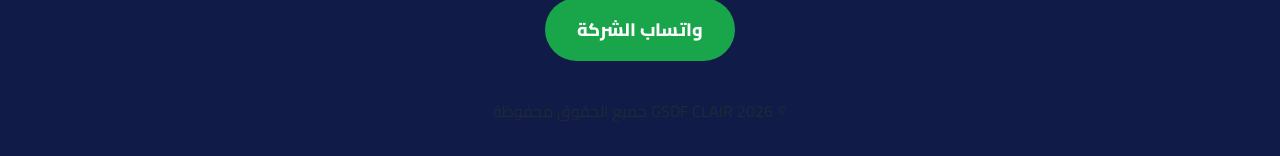
<file: forum.html>
﻿<!DOCTYPE html>
<html lang="ar" dir="rtl">

<head>
    <meta charset="UTF-8">
    <meta name="viewport" content="width=device-width, initial-scale=1.0">
    <title>المنتدى | GSDF CLAIR</title>

    <meta name="description" content="منتدى GSDF CLAIR للتوعية حول الملكية المشتركة بالمغرب، الأسئلة القانونية، مشاكل الإقامات، الجموع العامة، والتحصيل.">
    <meta name="keywords" content="GSDF CLAIR, منتدى, الملكية المشتركة, التوعية القانونية, syndic, السانديك, الإقامات">
    <meta name="author" content="GSDF CLAIR">

    <meta property="og:title" content="المنتدى | GSDF CLAIR">
    <meta property="og:description" content="فضاء للتوعية وتبادل التجارب حول الملكية المشتركة والتسيير العقاري بالمغرب.">
    <meta property="og:type" content="website">
    <meta property="og:image" content="assets/logo/logo.png">

    <link rel="stylesheet" href="css/style.css">
    <link rel="stylesheet" href="css/responsive.css">

    <link rel="preconnect" href="https://fonts.googleapis.com">
    <link rel="preconnect" href="https://fonts.gstatic.com" crossorigin>
    <link href="https://fonts.googleapis.com/css2?family=Cairo:wght@300;400;600;700;800&display=swap" rel="stylesheet">

    <link rel="icon" type="image/png" href="assets/logo/favicon.png">
</head>

<body>

<header class="header">
    <div class="container header-content">

        <a class="whatsapp-btn" target="_blank">
            تواصل معنا
        </a>

        <nav class="nav-menu" id="navMenu">
            <a href="index.html">الرئيسية</a>
            <a href="about.html">من نحن</a>
            <a href="services.html">الخدمات</a>
            <a href="iqamati.html">IQAMATI</a>
            <a href="forum.html">المنتدى</a>
            <a href="blog.html">المقالات</a>
            <a href="contact.html">تواصل معنا</a>
            <a class="community-btn" target="_blank">مجتمع التوعية</a>
        </nav>

        <button class="menu-btn" id="menuBtn">☰</button>

        <div class="logo">
            <h1>GSDF <span>CLAIR</span></h1>
            <img src="assets/logo/logo.png" alt="GSDF CLAIR Logo" class="logo-image">
        </div>

    </div>
</header>

<section class="hero">
    <div class="container">

        <span class="hero-label">
            Forum • Awareness • Community
        </span>

        <h2>
            منتدى الملكية
            <span>المشتركة بالمغرب</span>
        </h2>

        <p>
            فضاء للتوعية وتبادل التجارب حول مشاكل الملكية المشتركة،
            الجموع العامة، التحصيل، القانون، والتسيير اليومي داخل الإقامات.
        </p>

        <div class="hero-buttons">
            <a class="btn btn-light facebook-group" target="_blank">
                دخول مجموعة Facebook
            </a>

            <a href="blog.html" class="btn btn-outline">
                قراءة المقالات
            </a>
        </div>

    </div>
</section>

<section class="why-us">
    <div class="container">

        <h2 class="section-title">
            لماذا المنتدى مهم؟
        </h2>

        <p class="section-description">
            المنتدى ليس مجرد مساحة للنقاش، بل أداة لبناء الثقة،
            نشر الوعي، ومساعدة الملاك على فهم حقوقهم وواجباتهم.
        </p>

        <div class="cards">

            <div class="card">
                <div class="card-icon">❓</div>
                <h3>أسئلة وأجوبة</h3>
                <p>
                    طرح أسئلة واقعية حول التسيير، الأداءات،
                    الجموع العامة، والعلاقة مع السانديك.
                </p>
            </div>

            <div class="card">
                <div class="card-icon">⚖</div>
                <h3>توعية قانونية</h3>
                <p>
                    شرح مبسط لقانون الملكية المشتركة
                    ومقارنة الواقع اليومي بما ينص عليه القانون.
                </p>
            </div>

            <div class="card">
                <div class="card-icon">💬</div>
                <h3>تجارب واقعية</h3>
                <p>
                    مشاركة مشاكل حقيقية من الإقامات
                    وتحليلها بطريقة عملية ومفيدة.
                </p>
            </div>

            <div class="card">
                <div class="card-icon">🤝</div>
                <h3>بناء الثقة</h3>
                <p>
                    خلق علاقة قريبة مع الملاك والسكان
                    عبر محتوى واضح ومجتمع نشيط.
                </p>
            </div>

        </div>

    </div>
</section>

<section class="awareness-section">
    <div class="container">

        <span class="section-tag">
            أهداف المنتدى
        </span>

        <h2 class="section-title">
            من التوعية إلى بناء Authority
        </h2>

        <p class="section-description">
            هدف المنتدى هو أن تصبح GSDF CLAIR مرجعًا موثوقًا في
            موضوع الملكية المشتركة بالمغرب، من خلال محتوى عملي،
            أسئلة متكررة، ومناقشات قريبة من الواقع.
        </p>

        <div class="awareness-actions">
            <a class="btn btn-gold facebook-group" target="_blank">
                الانضمام للمجموعة
            </a>

            <a href="contact.html" class="btn btn-outline-blue">
                طرح استشارة
            </a>
        </div>

    </div>
</section>

<section class="blog-preview">
    <div class="container">

        <span class="section-tag">
            مواضيع مقترحة
        </span>

        <h2 class="section-title">
            ماذا يناقش المنتدى؟
        </h2>

        <div class="cards">

            <div class="card">
                <div class="card-icon">🏢</div>
                <h3>مشاكل الإقامات</h3>
                <p>
                    النظافة، الحراسة، الصيانة، المتأخرات،
                    وسوء التواصل داخل الإقامة.
                </p>
            </div>

            <div class="card">
                <div class="card-icon">📝</div>
                <h3>الجموع العامة</h3>
                <p>
                    كيف تنعقد؟ من يحضر؟ كيف يتم التصويت؟
                    وما قيمة المحاضر؟
                </p>
            </div>

            <div class="card">
                <div class="card-icon">💰</div>
                <h3>التحصيل والأداءات</h3>
                <p>
                    لماذا يمتنع بعض الملاك عن الأداء؟
                    وما الحلول الودية والقانونية؟
                </p>
            </div>

        </div>

    </div>
</section>

<section class="final-cta">
    <div class="container">

        <h2>
            انضم إلى مجتمع التوعية الآن
        </h2>

        <p>
            شارك أسئلتك وتجاربك، وتابع محتوى مبسطًا حول الملكية المشتركة
            والتسيير العقاري بالمغرب.
        </p>

        <a class="btn btn-gold facebook-group" target="_blank">
            دخول مجموعة Facebook
        </a>

    </div>
</section>

<footer class="footer">
    <div class="container">

        <div class="footer-logo">
            <img src="assets/logo/logo.png" alt="GSDF CLAIR Logo" class="footer-logo-image">

            <h2>
                GSDF <span>CLAIR</span>
            </h2>
        </div>

        <p class="footer-text">
            شركة متخصصة في التسيير العقاري الحديث،
            الرقمنة، وتدبير الملكية المشتركة وفق أعلى المعايير.
        </p>

        <div class="footer-links">
            <a href="index.html">الرئيسية</a>
            <a href="about.html">من نحن</a>
            <a href="services.html">الخدمات</a>
            <a href="iqamati.html">IQAMATI</a>
            <a href="forum.html">المنتدى</a>
            <a href="blog.html">المقالات</a>
            <a href="contact.html">تواصل معنا</a>
            <a class="facebook-group" target="_blank">
                مجموعة التوعية على Facebook
            </a>
        </div>

        <a class="footer-whatsapp" target="_blank">
            واتساب الشركة
        </a>

        <div class="copyright">
            © 2026 GSDF CLAIR جميع الحقوق محفوظة
        </div>

    </div>
</footer>

<a class="floating-whatsapp"
   href="https://wa.me/212680170327"
   target="_blank"
   aria-label="WhatsApp">

    <svg xmlns="http://www.w3.org/2000/svg"
         viewBox="0 0 32 32">
        <path fill="white"
              d="M16.04 3C9.44 3 4.08 8.36 4.08 14.96c0 2.1.55 4.15 1.6 5.96L4 29l8.3-1.63a11.9 11.9 0 0 0 3.74.6C22.64 27.97 28 22.61 28 16.01S22.64 3 16.04 3zm0 22.88c-1.2 0-2.38-.28-3.45-.83l-.49-.25-4.92.97.99-4.79-.32-.5a9.8 9.8 0 1 1 8.19 5.4zm5.39-7.36c-.3-.15-1.76-.87-2.03-.97-.27-.1-.47-.15-.67.15-.2.3-.77.97-.95 1.17-.17.2-.35.22-.65.07-.3-.15-1.26-.46-2.4-1.47-.89-.79-1.49-1.77-1.66-2.07-.17-.3-.02-.46.13-.61.13-.13.3-.35.45-.52.15-.17.2-.3.3-.5.1-.2.05-.37-.02-.52-.07-.15-.67-1.61-.92-2.21-.24-.58-.49-.5-.67-.51h-.57c-.2 0-.52.07-.8.37-.27.3-1.05 1.02-1.05 2.49s1.07 2.89 1.22 3.09c.15.2 2.1 3.2 5.08 4.49.71.31 1.26.49 1.69.63.71.23 1.36.2 1.87.12.57-.08 1.76-.72 2.01-1.42.25-.7.25-1.29.17-1.42-.07-.13-.27-.2-.57-.35z"/>
    </svg>

</a>

<button class="back-to-top" id="backToTop">
    ↑
</button>

<script src="js/config.js"></script>
<script src="js/main.js"></script>

</body>
</html>
</file>
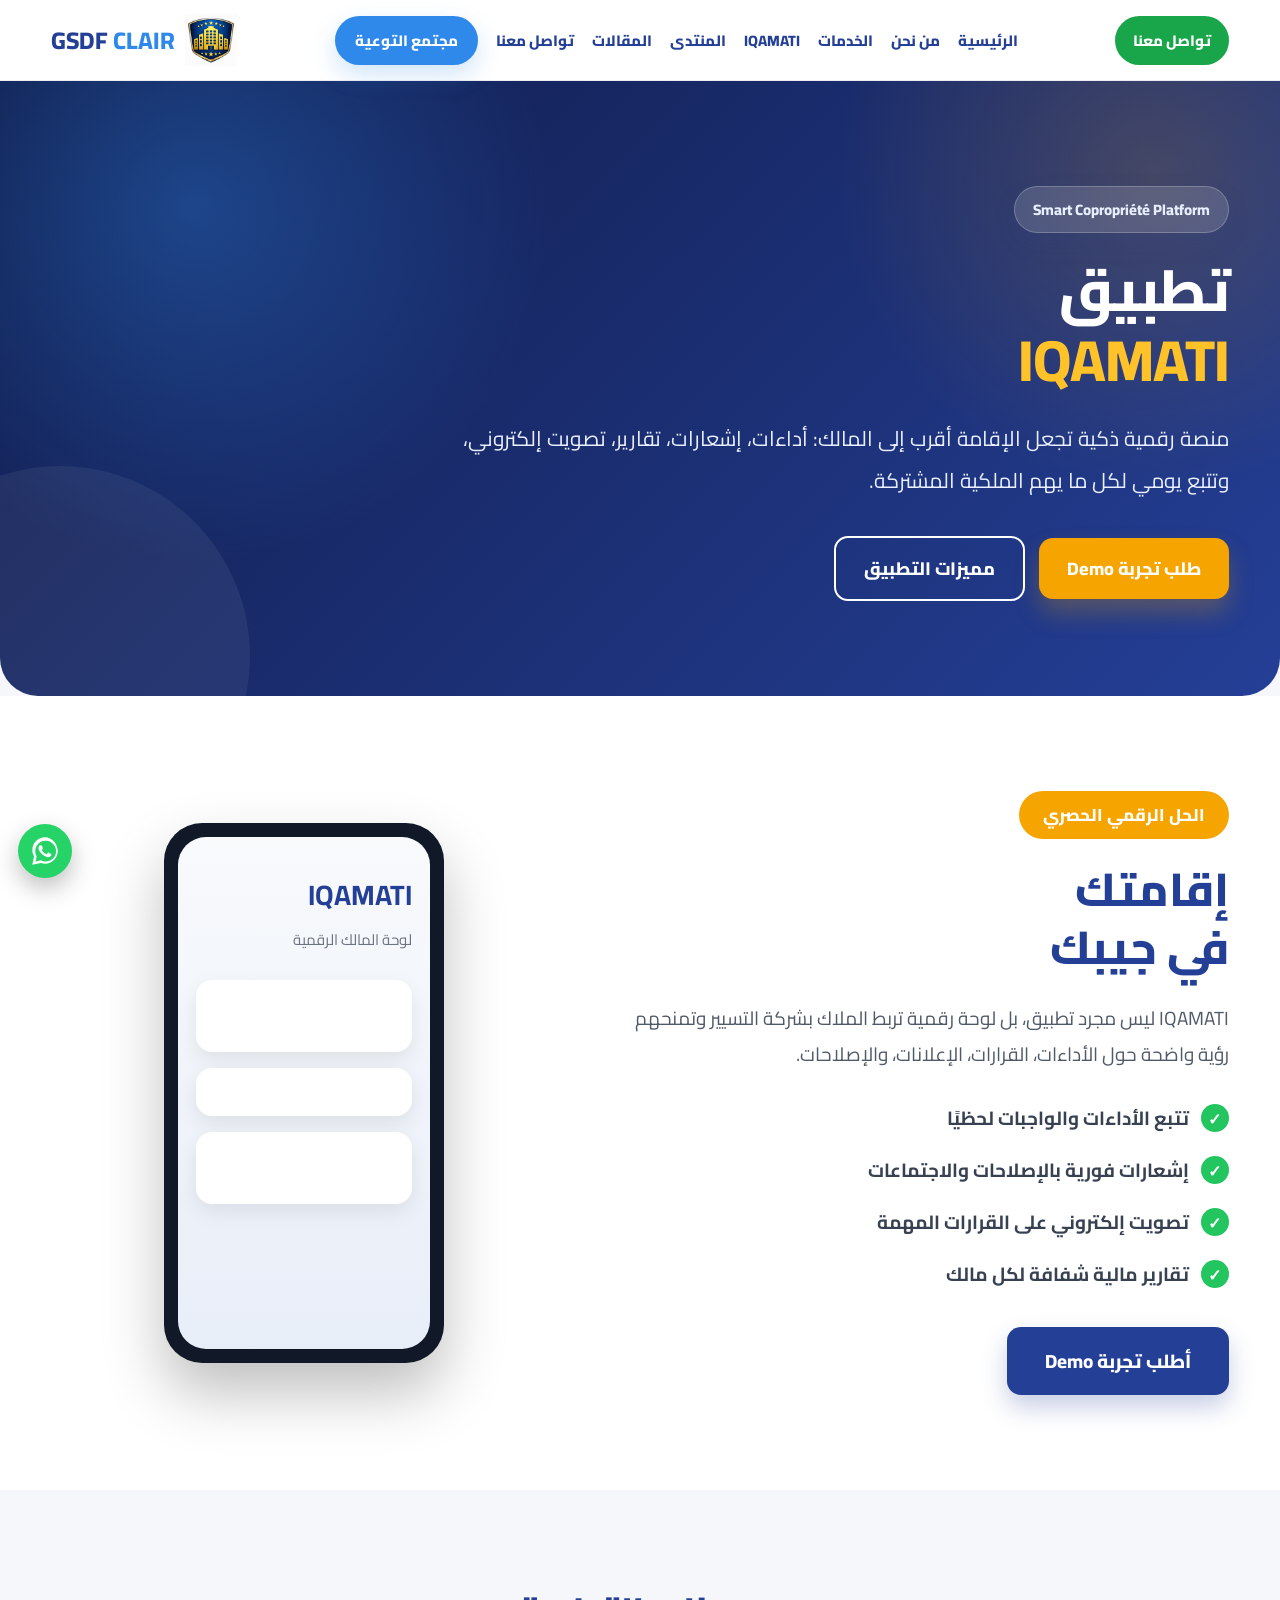
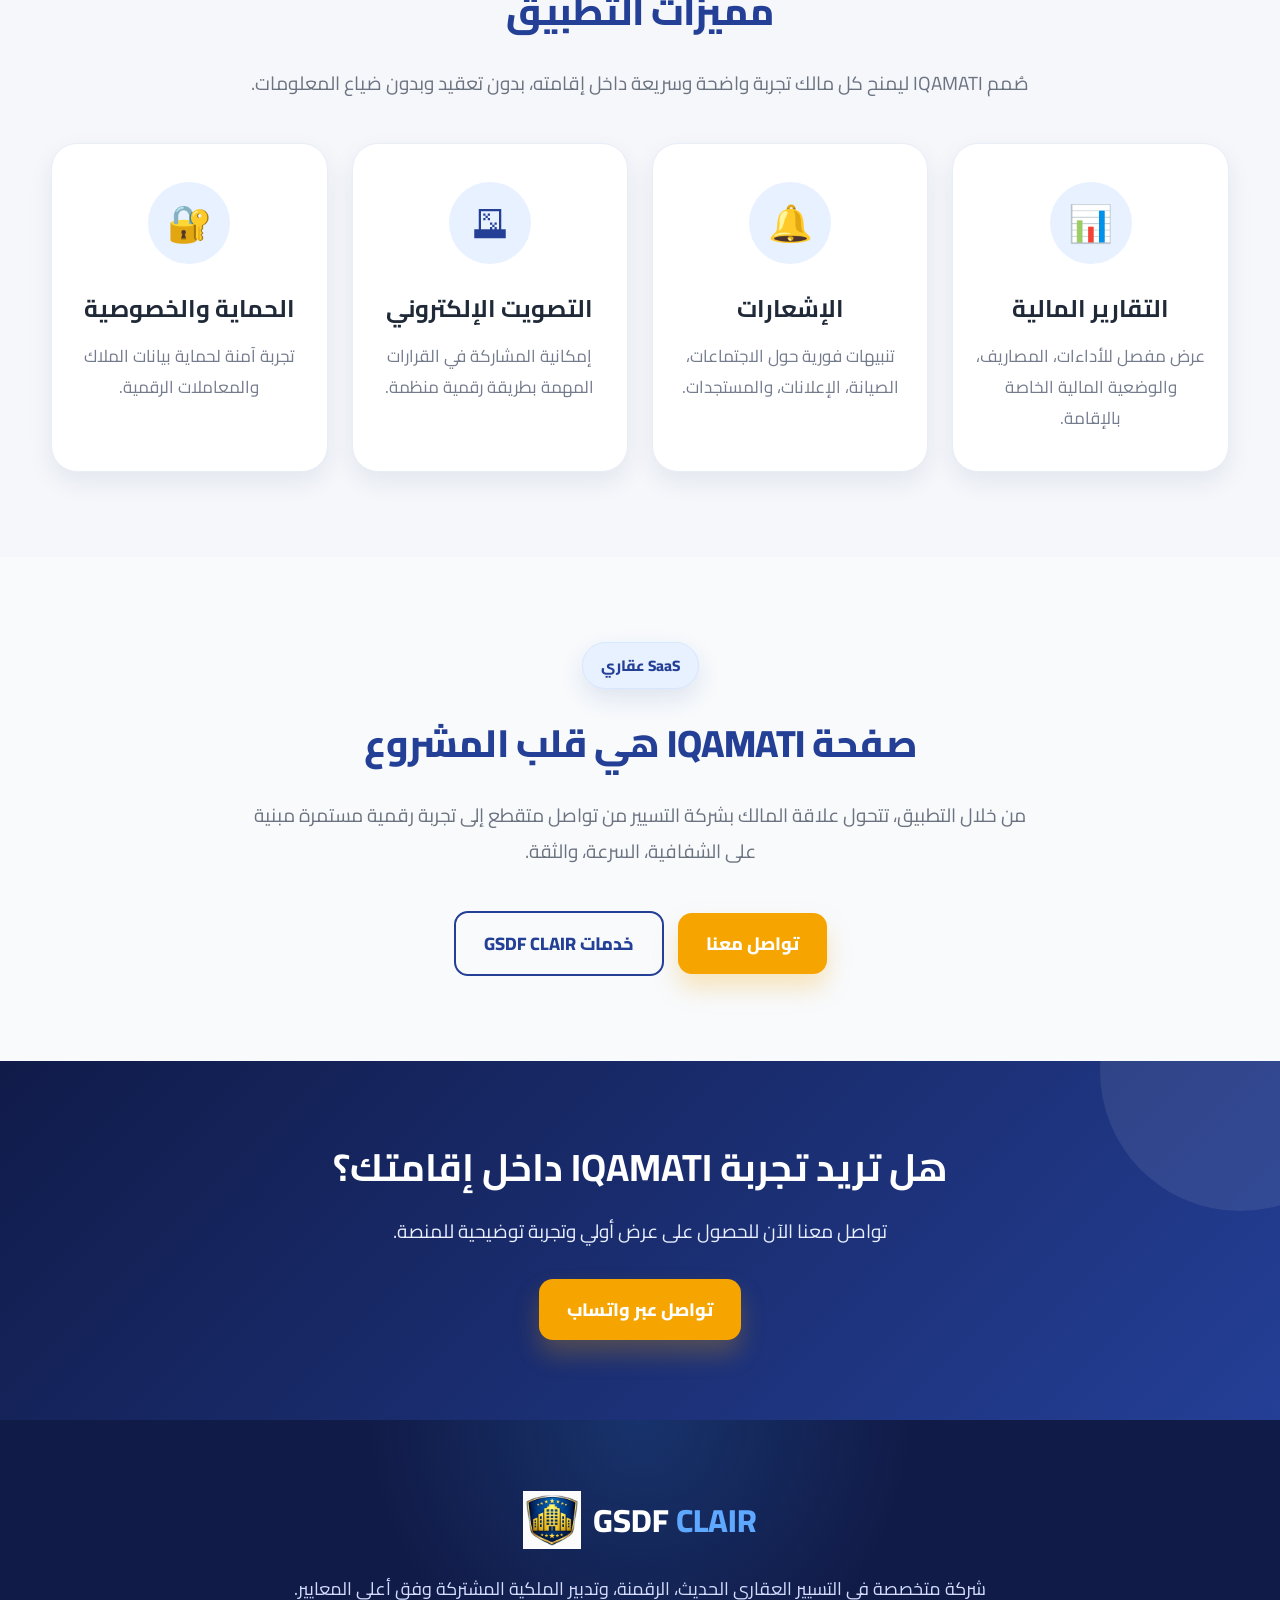
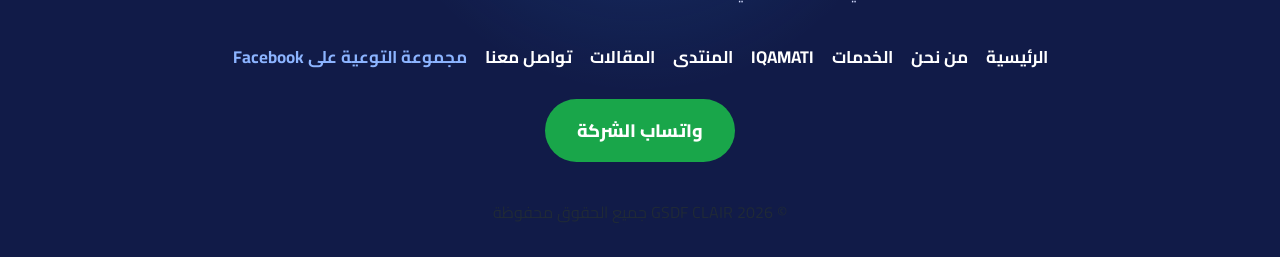
<file: iqamati.html>
﻿<!DOCTYPE html>
<html lang="ar" dir="rtl">
  <head>
    <meta charset="UTF-8" />
    <meta name="viewport" content="width=device-width, initial-scale=1.0" />
    <title>IQAMATI | GSDF CLAIR</title>

    <meta
      name="description"
      content="IQAMATI منصة رقمية ذكية من GSDF CLAIR لتدبير الملكية المشتركة وتتبع الأداءات والإشعارات والتصويت الإلكتروني."
    />
    <meta
      name="keywords"
      content="IQAMATI, GSDF CLAIR, syndic digital, تطبيق الملكية المشتركة, PropTech Maroc"
    />
    <meta name="author" content="GSDF CLAIR" />

    <meta property="og:title" content="IQAMATI | GSDF CLAIR" />
    <meta
      property="og:description"
      content="إقامتك في جيبك عبر منصة رقمية لتتبع الأداءات والتقارير والتصويت الإلكتروني."
    />
    <meta property="og:type" content="website" />
    <meta property="og:image" content="assets/logo/logo.png" />

    <link rel="stylesheet" href="css/style.css" />
    <link rel="stylesheet" href="css/responsive.css" />

    <link rel="preconnect" href="https://fonts.googleapis.com" />
    <link rel="preconnect" href="https://fonts.gstatic.com" crossorigin />
    <link
      href="https://fonts.googleapis.com/css2?family=Cairo:wght@300;400;600;700;800&display=swap"
      rel="stylesheet"
    />

    <link rel="icon" type="image/png" href="assets/logo/favicon.png" />
  </head>

  <body>
    <header class="header">
      <div class="container header-content">
        <a class="whatsapp-btn" target="_blank"> تواصل معنا </a>

        <nav class="nav-menu" id="navMenu">
          <a href="index.html">الرئيسية</a>
          <a href="about.html">من نحن</a>
          <a href="services.html">الخدمات</a>
          <a href="iqamati.html">IQAMATI</a>
          <a href="forum.html">المنتدى</a>
          <a href="blog.html">المقالات</a>
          <a href="contact.html">تواصل معنا</a>
          <a class="community-btn" target="_blank">مجتمع التوعية</a>
        </nav>

        <button class="menu-btn" id="menuBtn">☰</button>

        <div class="logo">
          <h1>GSDF <span>CLAIR</span></h1>
          <img
            src="assets/logo/logo.png"
            alt="GSDF CLAIR Logo"
            class="logo-image"
          />
        </div>
      </div>
    </header>

    <section class="hero">
      <div class="container">
        <span class="hero-label"> Smart Copropriété Platform </span>

        <h2>
          تطبيق
          <span>IQAMATI</span>
        </h2>

        <p>
          منصة رقمية ذكية تجعل الإقامة أقرب إلى المالك: أداءات، إشعارات، تقارير،
          تصويت إلكتروني، وتتبع يومي لكل ما يهم الملكية المشتركة.
        </p>

        <div class="hero-buttons">
          <a href="contact.html" class="btn btn-gold"> طلب تجربة Demo </a>

          <a href="#features" class="btn btn-outline"> مميزات التطبيق </a>
        </div>
      </div>
    </section>

    <section class="iqamati">
      <div class="container iqamati-content">
        <div class="iqamati-text">
          <span class="badge"> الحل الرقمي الحصري </span>

          <h2>
            إقامتك
            <br />
            في جيبك
          </h2>

          <p>
            IQAMATI ليس مجرد تطبيق، بل لوحة رقمية تربط الملاك بشركة التسيير
            وتمنحهم رؤية واضحة حول الأداءات، القرارات، الإعلانات، والإصلاحات.
          </p>

          <ul class="features-list">
            <li>تتبع الأداءات والواجبات لحظيًا</li>
            <li>إشعارات فورية بالإصلاحات والاجتماعات</li>
            <li>تصويت إلكتروني على القرارات المهمة</li>
            <li>تقارير مالية شفافة لكل مالك</li>
          </ul>

          <a href="contact.html" class="demo-btn"> أطلب تجربة Demo </a>
        </div>

        <div class="phone-mockup">
          <div class="phone-screen">
            <h3>IQAMATI</h3>
            <p>لوحة المالك الرقمية</p>

            <div class="app-card"></div>
            <div class="app-card small"></div>
            <div class="app-card"></div>
          </div>
        </div>
      </div>
    </section>

    <section class="why-us" id="features">
      <div class="container">
        <h2 class="section-title">مميزات التطبيق</h2>

        <p class="section-description">
          صُمم IQAMATI ليمنح كل مالك تجربة واضحة وسريعة داخل إقامته، بدون تعقيد
          وبدون ضياع المعلومات.
        </p>

        <div class="cards">
          <div class="card">
            <div class="card-icon">📊</div>
            <h3>التقارير المالية</h3>
            <p>
              عرض مفصل للأداءات، المصاريف، والوضعية المالية الخاصة بالإقامة.
            </p>
          </div>

          <div class="card">
            <div class="card-icon">🔔</div>
            <h3>الإشعارات</h3>
            <p>تنبيهات فورية حول الاجتماعات، الصيانة، الإعلانات، والمستجدات.</p>
          </div>

          <div class="card">
            <div class="card-icon">🗳</div>
            <h3>التصويت الإلكتروني</h3>
            <p>إمكانية المشاركة في القرارات المهمة بطريقة رقمية منظمة.</p>
          </div>

          <div class="card">
            <div class="card-icon">🔐</div>
            <h3>الحماية والخصوصية</h3>
            <p>تجربة آمنة لحماية بيانات الملاك والمعاملات الرقمية.</p>
          </div>
        </div>
      </div>
    </section>

    <section class="awareness-section">
      <div class="container">
        <span class="section-tag"> SaaS عقاري </span>

        <h2 class="section-title">صفحة IQAMATI هي قلب المشروع</h2>

        <p class="section-description">
          من خلال التطبيق، تتحول علاقة المالك بشركة التسيير من تواصل متقطع إلى
          تجربة رقمية مستمرة مبنية على الشفافية، السرعة، والثقة.
        </p>

        <div class="awareness-actions">
          <a href="contact.html" class="btn btn-gold"> تواصل معنا </a>

          <a href="services.html" class="btn btn-outline-blue">
            خدمات GSDF CLAIR
          </a>
        </div>
      </div>
    </section>

    <section class="final-cta">
      <div class="container">
        <h2>هل تريد تجربة IQAMATI داخل إقامتك؟</h2>

        <p>تواصل معنا الآن للحصول على عرض أولي وتجربة توضيحية للمنصة.</p>

        <a class="btn btn-gold whatsapp-link" target="_blank">
          تواصل عبر واتساب
        </a>
      </div>
    </section>

    <footer class="footer">
      <div class="container">
        <div class="footer-logo">
          <img
            src="assets/logo/logo.png"
            alt="GSDF CLAIR Logo"
            class="footer-logo-image"
          />

          <h2>GSDF <span>CLAIR</span></h2>
        </div>

        <p class="footer-text">
          شركة متخصصة في التسيير العقاري الحديث، الرقمنة، وتدبير الملكية
          المشتركة وفق أعلى المعايير.
        </p>

        <div class="footer-links">
          <a href="index.html">الرئيسية</a>
          <a href="about.html">من نحن</a>
          <a href="services.html">الخدمات</a>
          <a href="iqamati.html">IQAMATI</a>
          <a href="forum.html">المنتدى</a>
          <a href="blog.html">المقالات</a>
          <a href="contact.html">تواصل معنا</a>
          <a class="facebook-group" target="_blank">
            مجموعة التوعية على Facebook
          </a>
        </div>

        <a class="footer-whatsapp" target="_blank"> واتساب الشركة </a>

        <div class="copyright">© 2026 GSDF CLAIR جميع الحقوق محفوظة</div>
      </div>
    </footer>

    <a
      class="floating-whatsapp"
      href="https://wa.me/212680170327"
      target="_blank"
      aria-label="WhatsApp"
    >
      <svg xmlns="http://www.w3.org/2000/svg" viewBox="0 0 32 32">
        <path
          fill="white"
          d="M16.04 3C9.44 3 4.08 8.36 4.08 14.96c0 2.1.55 4.15 1.6 5.96L4 29l8.3-1.63a11.9 11.9 0 0 0 3.74.6C22.64 27.97 28 22.61 28 16.01S22.64 3 16.04 3zm0 22.88c-1.2 0-2.38-.28-3.45-.83l-.49-.25-4.92.97.99-4.79-.32-.5a9.8 9.8 0 1 1 8.19 5.4zm5.39-7.36c-.3-.15-1.76-.87-2.03-.97-.27-.1-.47-.15-.67.15-.2.3-.77.97-.95 1.17-.17.2-.35.22-.65.07-.3-.15-1.26-.46-2.4-1.47-.89-.79-1.49-1.77-1.66-2.07-.17-.3-.02-.46.13-.61.13-.13.3-.35.45-.52.15-.17.2-.3.3-.5.1-.2.05-.37-.02-.52-.07-.15-.67-1.61-.92-2.21-.24-.58-.49-.5-.67-.51h-.57c-.2 0-.52.07-.8.37-.27.3-1.05 1.02-1.05 2.49s1.07 2.89 1.22 3.09c.15.2 2.1 3.2 5.08 4.49.71.31 1.26.49 1.69.63.71.23 1.36.2 1.87.12.57-.08 1.76-.72 2.01-1.42.25-.7.25-1.29.17-1.42-.07-.13-.27-.2-.57-.35z"
        />
      </svg>
    </a>

    <button class="back-to-top" id="backToTop">↑</button>

    <script src="js/config.js"></script>
    <script src="js/main.js"></script>
  </body>
</html>
</file>
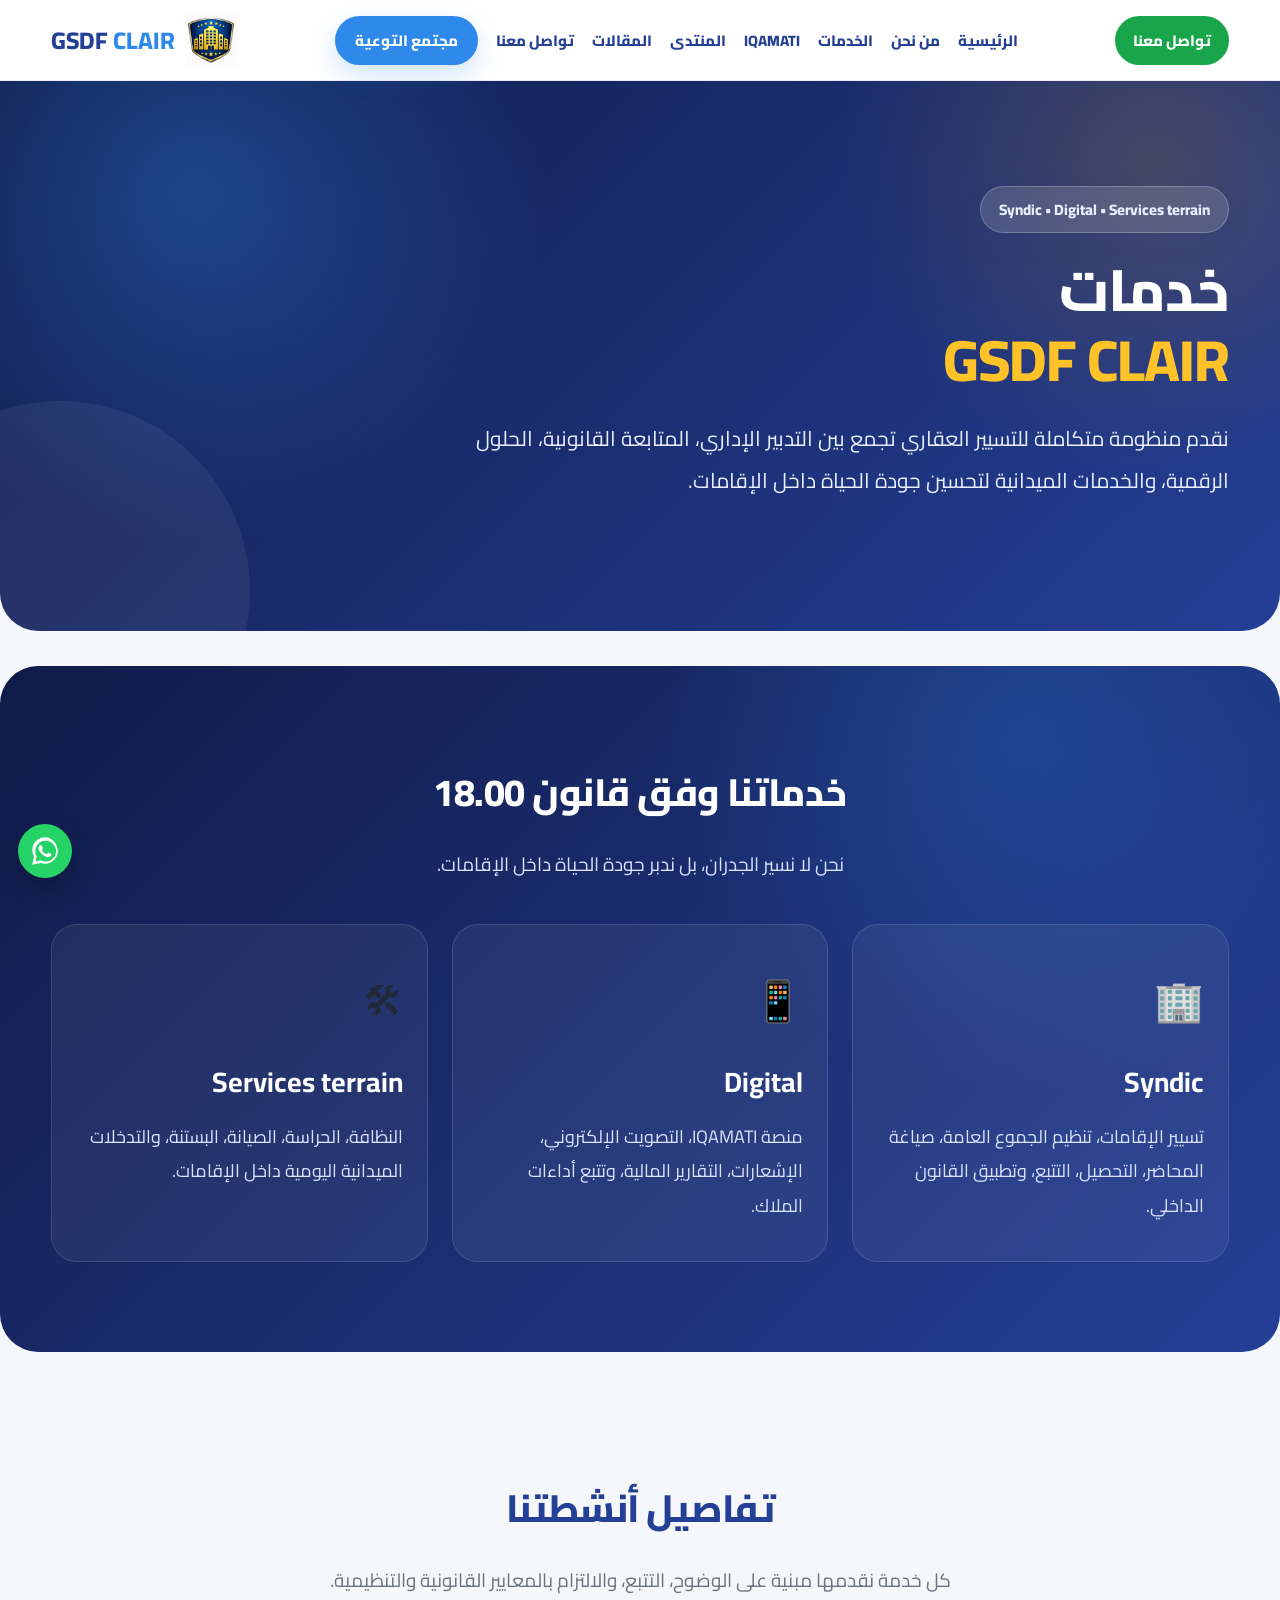
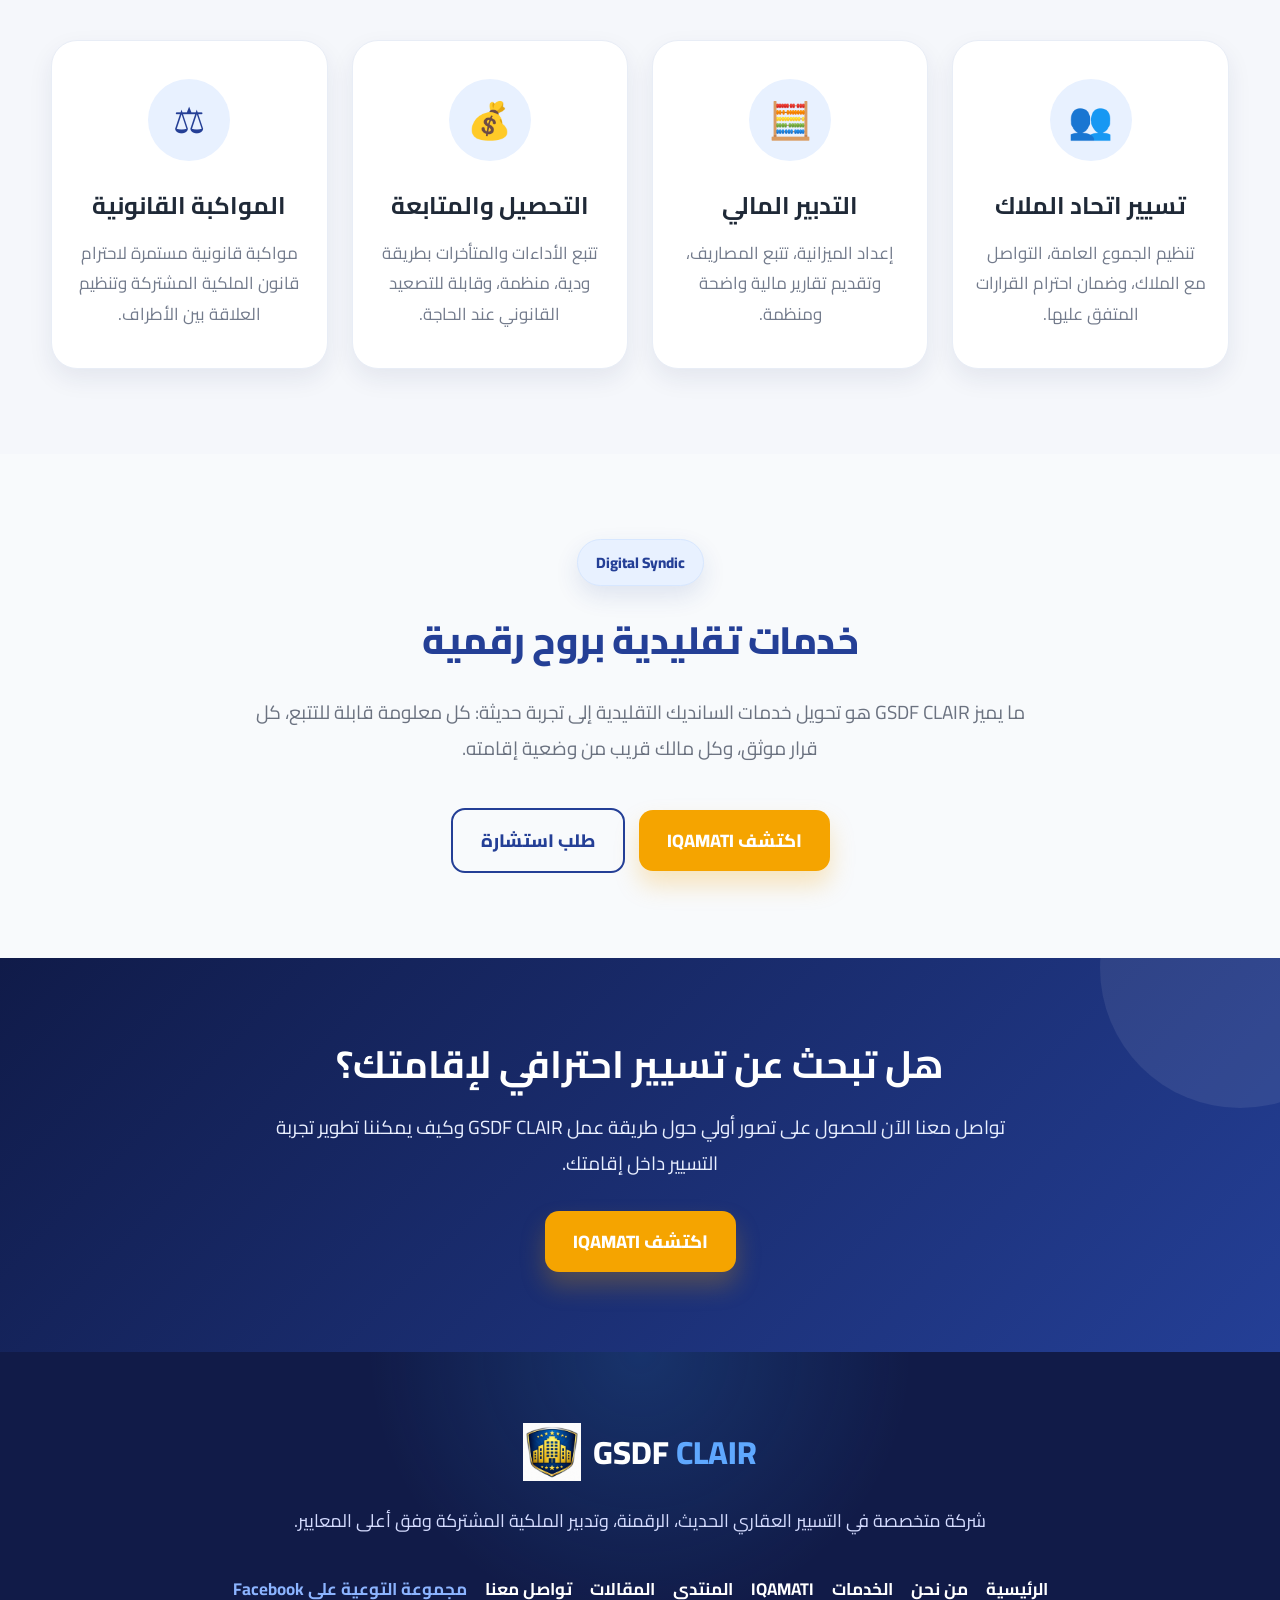
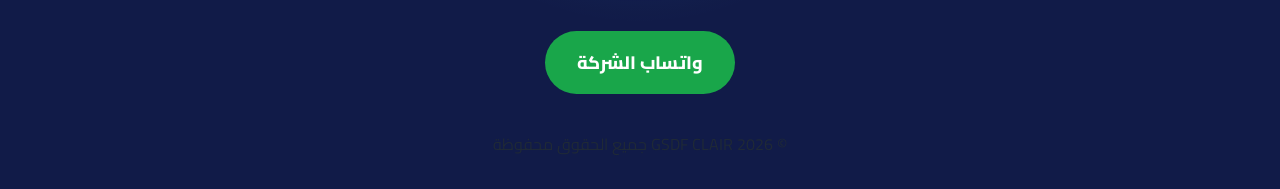
<file: services.html>
﻿<!DOCTYPE html>
<html lang="ar" dir="rtl">

<head>
    <meta charset="UTF-8">
    <meta name="viewport" content="width=device-width, initial-scale=1.0">
    <title>الخدمات | GSDF CLAIR</title>

    <meta name="description" content="خدمات GSDF CLAIR في التسيير العقاري الرقمي، السانديك، التدبير المالي، المواكبة القانونية، وخدمات الميدان داخل الإقامات.">
    <meta name="keywords" content="GSDF CLAIR, خدمات السانديك, Syndic Maroc, التسيير العقاري, IQAMATI, الملكية المشتركة">
    <meta name="author" content="GSDF CLAIR">

    <meta property="og:title" content="الخدمات | GSDF CLAIR">
    <meta property="og:description" content="خدمات تسيير عقاري حديثة تجمع بين القانون، الرقمنة، والخدمات الميدانية.">
    <meta property="og:type" content="website">
    <meta property="og:image" content="assets/logo/logo.png">

    <link rel="stylesheet" href="css/style.css">
    <link rel="stylesheet" href="css/responsive.css">

    <link rel="preconnect" href="https://fonts.googleapis.com">
    <link rel="preconnect" href="https://fonts.gstatic.com" crossorigin>
    <link href="https://fonts.googleapis.com/css2?family=Cairo:wght@300;400;600;700;800&display=swap" rel="stylesheet">

    <link rel="icon" type="image/png" href="assets/logo/favicon.png">
</head>

<body>

<header class="header">
    <div class="container header-content">

        <a class="whatsapp-btn" target="_blank">
            تواصل معنا
        </a>

        <nav class="nav-menu" id="navMenu">
            <a href="index.html">الرئيسية</a>
            <a href="about.html">من نحن</a>
            <a href="services.html">الخدمات</a>
            <a href="iqamati.html">IQAMATI</a>
            <a href="forum.html">المنتدى</a>
            <a href="blog.html">المقالات</a>
            <a href="contact.html">تواصل معنا</a>
            <a class="community-btn" target="_blank">مجتمع التوعية</a>
        </nav>

        <button class="menu-btn" id="menuBtn">☰</button>

        <div class="logo">
            <h1>GSDF <span>CLAIR</span></h1>
            <img src="assets/logo/logo.png" alt="GSDF CLAIR Logo" class="logo-image">
        </div>

    </div>
</header>

<section class="hero">
    <div class="container">

        <span class="hero-label">
            Syndic • Digital • Services terrain
        </span>

        <h2>
            خدمات
            <span>GSDF CLAIR</span>
        </h2>

        <p>
            نقدم منظومة متكاملة للتسيير العقاري تجمع بين التدبير الإداري،
            المتابعة القانونية، الحلول الرقمية، والخدمات الميدانية لتحسين جودة الحياة داخل الإقامات.
        </p>

    </div>
</section>

<section class="services">
    <div class="container">

        <h2 class="section-title services-title">
            خدماتنا وفق قانون 18.00
        </h2>

        <p class="services-subtitle">
            نحن لا نسير الجدران، بل ندبر جودة الحياة داخل الإقامات.
        </p>

        <div class="services-grid">

            <div class="service-box">
                <div class="service-icon">🏢</div>
                <h3>Syndic</h3>
                <p>
                    تسيير الإقامات، تنظيم الجموع العامة، صياغة المحاضر،
                    التحصيل، التتبع، وتطبيق القانون الداخلي.
                </p>
            </div>

            <div class="service-box">
                <div class="service-icon">📱</div>
                <h3>Digital</h3>
                <p>
                    منصة IQAMATI، التصويت الإلكتروني، الإشعارات،
                    التقارير المالية، وتتبع أداءات الملاك.
                </p>
            </div>

            <div class="service-box">
                <div class="service-icon">🛠</div>
                <h3>Services terrain</h3>
                <p>
                    النظافة، الحراسة، الصيانة، البستنة،
                    والتدخلات الميدانية اليومية داخل الإقامات.
                </p>
            </div>

        </div>

    </div>
</section>

<section class="why-us">
    <div class="container">

        <h2 class="section-title">
            تفاصيل أنشطتنا
        </h2>

        <p class="section-description">
            كل خدمة نقدمها مبنية على الوضوح، التتبع، والالتزام بالمعايير القانونية والتنظيمية.
        </p>

        <div class="cards">

            <div class="card">
                <div class="card-icon">👥</div>
                <h3>تسيير اتحاد الملاك</h3>
                <p>
                    تنظيم الجموع العامة، التواصل مع الملاك،
                    وضمان احترام القرارات المتفق عليها.
                </p>
            </div>

            <div class="card">
                <div class="card-icon">🧮</div>
                <h3>التدبير المالي</h3>
                <p>
                    إعداد الميزانية، تتبع المصاريف،
                    وتقديم تقارير مالية واضحة ومنظمة.
                </p>
            </div>

            <div class="card">
                <div class="card-icon">💰</div>
                <h3>التحصيل والمتابعة</h3>
                <p>
                    تتبع الأداءات والمتأخرات بطريقة ودية،
                    منظمة، وقابلة للتصعيد القانوني عند الحاجة.
                </p>
            </div>

            <div class="card">
                <div class="card-icon">⚖</div>
                <h3>المواكبة القانونية</h3>
                <p>
                    مواكبة قانونية مستمرة لاحترام قانون الملكية المشتركة
                    وتنظيم العلاقة بين الأطراف.
                </p>
            </div>

        </div>

    </div>
</section>

<section class="awareness-section">
    <div class="container">

        <span class="section-tag">
            Digital Syndic
        </span>

        <h2 class="section-title">
            خدمات تقليدية بروح رقمية
        </h2>

        <p class="section-description">
            ما يميز GSDF CLAIR هو تحويل خدمات السانديك التقليدية إلى تجربة حديثة:
            كل معلومة قابلة للتتبع، كل قرار موثق، وكل مالك قريب من وضعية إقامته.
        </p>

        <div class="awareness-actions">
            <a href="https://iqamati.com"
               class="btn btn-gold"
               target="_blank"
               rel="noopener noreferrer">
               اكتشف IQAMATI
            </a>

            <a href="contact.html" class="btn btn-outline-blue">
                طلب استشارة
            </a>
        </div>

    </div>
</section>

<section class="final-cta">
    <div class="container">

        <h2>
            هل تبحث عن تسيير احترافي لإقامتك؟
        </h2>

        <p>
            تواصل معنا الآن للحصول على تصور أولي حول طريقة عمل GSDF CLAIR
            وكيف يمكننا تطوير تجربة التسيير داخل إقامتك.
        </p>

        <a href="https://iqamati.com"
           class="btn btn-gold"
           target="_blank"
           rel="noopener noreferrer">

           اكتشف IQAMATI

        </a>

    </div>
</section>

<footer class="footer">
    <div class="container">

        <div class="footer-logo">
            <img src="assets/logo/logo.png" alt="GSDF CLAIR Logo" class="footer-logo-image">

            <h2>
                GSDF <span>CLAIR</span>
            </h2>
        </div>

        <p class="footer-text">
            شركة متخصصة في التسيير العقاري الحديث،
            الرقمنة، وتدبير الملكية المشتركة وفق أعلى المعايير.
        </p>

        <div class="footer-links">
            <a href="index.html">الرئيسية</a>
            <a href="about.html">من نحن</a>
            <a href="services.html">الخدمات</a>
            <a href="iqamati.html">IQAMATI</a>
            <a href="forum.html">المنتدى</a>
            <a href="blog.html">المقالات</a>
            <a href="contact.html">تواصل معنا</a>
            <a class="facebook-group" target="_blank">
                مجموعة التوعية على Facebook
            </a>
        </div>

        <a class="footer-whatsapp" target="_blank">
            واتساب الشركة
        </a>

        <div class="copyright">
            © 2026 GSDF CLAIR جميع الحقوق محفوظة
        </div>

    </div>
</footer>

<a class="floating-whatsapp"
   href="https://wa.me/212680170327"
   target="_blank"
   aria-label="WhatsApp">

    <svg xmlns="http://www.w3.org/2000/svg"
         viewBox="0 0 32 32">
        <path fill="white"
              d="M16.04 3C9.44 3 4.08 8.36 4.08 14.96c0 2.1.55 4.15 1.6 5.96L4 29l8.3-1.63a11.9 11.9 0 0 0 3.74.6C22.64 27.97 28 22.61 28 16.01S22.64 3 16.04 3zm0 22.88c-1.2 0-2.38-.28-3.45-.83l-.49-.25-4.92.97.99-4.79-.32-.5a9.8 9.8 0 1 1 8.19 5.4zm5.39-7.36c-.3-.15-1.76-.87-2.03-.97-.27-.1-.47-.15-.67.15-.2.3-.77.97-.95 1.17-.17.2-.35.22-.65.07-.3-.15-1.26-.46-2.4-1.47-.89-.79-1.49-1.77-1.66-2.07-.17-.3-.02-.46.13-.61.13-.13.3-.35.45-.52.15-.17.2-.3.3-.5.1-.2.05-.37-.02-.52-.07-.15-.67-1.61-.92-2.21-.24-.58-.49-.5-.67-.51h-.57c-.2 0-.52.07-.8.37-.27.3-1.05 1.02-1.05 2.49s1.07 2.89 1.22 3.09c.15.2 2.1 3.2 5.08 4.49.71.31 1.26.49 1.69.63.71.23 1.36.2 1.87.12.57-.08 1.76-.72 2.01-1.42.25-.7.25-1.29.17-1.42-.07-.13-.27-.2-.57-.35z"/>
    </svg>

</a>

<button class="back-to-top" id="backToTop">
    ↑
</button>

<script src="js/config.js"></script>
<script src="js/main.js"></script>

</body>
</html>
</file>
<file: css/style.css>
﻿* {
    margin: 0;
    padding: 0;
    box-sizing: border-box;
}

:root {
    --blue: #101b49;
    --blue-main: #243f96;
    --blue-light: #2f89ea;
    --blue-soft: #e8f1ff;
    --gold: #f5a400;
    --gold-dark: #d88c00;
    --green: #19a64a;
    --white: #ffffff;
    --text: #1f2937;
    --muted: #6b7280;
    --bg: #f5f7fb;
    --border: #e8edf6;
    --shadow: 0 18px 45px rgba(20, 35, 90, 0.12);
    --shadow-soft: 0 10px 25px rgba(20, 35, 90, 0.08);
}

html {
    scroll-behavior: smooth;
}

body {
    font-family: 'Cairo', sans-serif;
    background: var(--bg);
    color: var(--text);
    overflow-x: hidden;
}

a {
    text-decoration: none;
}

.container {
    width: 92%;
    max-width: 1180px;
    margin: auto;
}

/* HEADER */

.header {
    background: rgba(255, 255, 255, 0.96);
    padding: 14px 0;
    border-bottom: 1px solid rgba(23, 36, 91, 0.08);
    position: sticky;
    top: 0;
    z-index: 500;
    backdrop-filter: blur(16px);
}

.header-content {
    display: flex;
    align-items: center;
    justify-content: space-between;
    gap: 20px;
}

.logo {
    display: flex;
    align-items: center;
    gap: 10px;
    direction: ltr;
    flex-shrink: 0;
}

.logo h1 {
    font-size: 24px;
    font-weight: 800;
    color: var(--blue-main);
    white-space: nowrap;
}

.logo h1 span {
    color: var(--blue-light);
}

.logo-image {
    width: 52px;
    height: 52px;
    object-fit: contain;
}

.nav-menu {
    display: flex;
    align-items: center;
    justify-content: center;
    gap: 18px;
}

.nav-menu a {
    color: var(--blue-main);
    font-size: 15px;
    font-weight: 800;
    transition: 0.3s;
    white-space: nowrap;
    position: relative;
}

.nav-menu a:not(.community-btn)::after {
    content: "";
    position: absolute;
    right: 0;
    bottom: -8px;
    width: 0;
    height: 3px;
    background: var(--gold);
    border-radius: 20px;
    transition: 0.3s;
}

.nav-menu a:not(.community-btn):hover::after {
    width: 100%;
}

.nav-menu a:hover {
    color: var(--gold);
}

.whatsapp-btn,
.footer-whatsapp,
.floating-whatsapp,
.whatsapp-link {
    background: var(--green);
    color: var(--white);
    font-weight: 800;
    white-space: nowrap;
    cursor: pointer;
}

.whatsapp-btn {
    padding: 10px 18px;
    border-radius: 50px;
    font-size: 15px;
}

.community-btn {
    background: var(--blue-light);
    color: var(--white) !important;
    padding: 10px 20px;
    border-radius: 50px;
    font-size: 15px;
    font-weight: 800;
    transition: 0.3s;
    box-shadow: 0 10px 25px rgba(47, 137, 234, 0.22);
}

.community-btn:hover {
    background: var(--blue-main);
    color: var(--white) !important;
    transform: translateY(-2px);
}

.menu-btn {
    display: none;
    width: 44px;
    height: 44px;
    border: none;
    border-radius: 12px;
    background: var(--blue-main);
    color: var(--white);
    font-size: 25px;
    cursor: pointer;
}

/* HERO */

.hero {
    position: relative;
    overflow: hidden;
    background:
        radial-gradient(circle at 15% 20%, rgba(47, 137, 234, 0.35), transparent 30%),
        radial-gradient(circle at 90% 15%, rgba(245, 164, 0, 0.18), transparent 25%),
        linear-gradient(135deg, var(--blue), var(--blue-main));
    color: var(--white);
    padding: 105px 0 95px;
    border-bottom-left-radius: 38px;
    border-bottom-right-radius: 38px;
    min-height: 520px;
    display: flex;
    align-items: center;
}

.hero::after {
    content: "";
    position: absolute;
    width: 380px;
    height: 380px;
    border-radius: 50%;
    background: rgba(255,255,255,0.06);
    left: -130px;
    bottom: -150px;
}

.hero .container {
    position: relative;
    z-index: 2;
}

.hero-label,
.section-tag {
    display: inline-block;
    background: rgba(255,255,255,0.14);
    color: #e7efff;
    border: 1px solid rgba(255,255,255,0.22);
    padding: 8px 18px;
    border-radius: 50px;
    font-size: 15px;
    font-weight: 800;
    margin-bottom: 22px;
    box-shadow: 0 10px 25px rgba(36, 63, 150, 0.12);
}

.hero h2 {
    font-size: 58px;
    line-height: 1.2;
    font-weight: 800;
    max-width: 780px;
    margin-bottom: 24px;
    letter-spacing: -1px;
}

.hero h2 span {
    color: #ffc229;
    display: block;
}

.hero p {
    color: #e9efff;
    font-size: 21px;
    line-height: 2;
    max-width: 790px;
    margin-bottom: 34px;
}

.hero-buttons {
    display: flex;
    align-items: center;
    flex-wrap: wrap;
    gap: 14px;
}

/* BUTTONS */

.btn {
    min-height: 58px;
    border-radius: 14px;
    display: inline-grid;
    place-items: center;
    text-align: center;
    padding: 14px 28px;
    font-size: 18px;
    font-weight: 800;
    transition: 0.3s;
    cursor: pointer;
}

.btn-gold {
    background: var(--gold);
    color: var(--white);
    box-shadow: 0 14px 25px rgba(245,164,0,0.25);
}

.btn-gold:hover {
    background: var(--gold-dark);
}

.btn-outline {
    border: 2px solid var(--white);
    color: var(--white);
}

.btn-light {
    background: rgba(255,255,255,0.14);
    color: var(--white);
    border: 1px solid rgba(255,255,255,0.24);
}

.btn-outline-blue {
    border: 2px solid var(--blue-main);
    color: var(--blue-main) !important;
    background: transparent;
}

.btn-outline-blue:hover {
    background: var(--blue-main);
    color: var(--white) !important;
}

.btn:hover,
.demo-btn:hover,
.read-more-btn:hover,
.whatsapp-btn:hover,
.footer-whatsapp:hover,
.floating-whatsapp:hover,
.whatsapp-link:hover {
    transform: translateY(-3px);
}

/* COMMON SECTIONS */

.why-us,
.awareness-section,
.blog-preview {
    padding: 85px 0;
}

.section-title {
    text-align: center;
    color: var(--blue-main);
    font-size: 38px;
    font-weight: 800;
    margin-bottom: 18px;
    letter-spacing: -0.5px;
}

.section-description {
    color: var(--muted);
    text-align: center;
    max-width: 780px;
    margin: 0 auto 42px;
    font-size: 19px;
    line-height: 1.9;
}

.cards {
    display: grid;
    grid-template-columns: repeat(4, 1fr);
    gap: 24px;
}

.card {
    background: var(--white);
    border-radius: 26px;
    padding: 38px 22px;
    text-align: center;
    box-shadow: var(--shadow-soft);
    border: 1px solid var(--border);
    transition: 0.35s ease;
}

.card:hover {
    transform: translateY(-8px);
    box-shadow: var(--shadow);
}

.card-icon {
    width: 82px;
    height: 82px;
    background: var(--blue-soft);
    color: var(--blue-main);
    border-radius: 50%;
    display: grid;
    place-items: center;
    margin: 0 auto 22px;
    font-size: 36px;
}

.card h3 {
    font-size: 24px;
    margin-bottom: 10px;
    color: var(--text);
}

.card p {
    color: #737b8c;
    font-size: 17px;
    line-height: 1.8;
}

/* SERVICES */

.services {
    background:
        radial-gradient(circle at 80% 10%, rgba(47,137,234,0.25), transparent 30%),
        linear-gradient(135deg, var(--blue), var(--blue-main));
    padding: 90px 0;
    border-radius: 38px;
    margin: 35px 0;
}

.services-title {
    color: var(--white);
}

.services-subtitle {
    text-align: center;
    color: #d9e2ff;
    font-size: 19px;
    margin-bottom: 42px;
}

.services-grid {
    display: grid;
    grid-template-columns: repeat(3, 1fr);
    gap: 24px;
}

.service-box {
    background: rgba(255,255,255,0.06);
    border: 1px solid rgba(255,255,255,0.12);
    border-radius: 26px;
    padding: 38px 24px;
    min-height: 275px;
    transition: 0.35s ease;
}

.service-box:hover {
    transform: translateY(-6px);
    background: rgba(255,255,255,0.09);
    border-color: rgba(255,255,255,0.24);
}

.service-icon {
    font-size: 40px;
    margin-bottom: 18px;
}

.service-box h3 {
    color: var(--white);
    font-size: 28px;
    margin-bottom: 12px;
}

.service-box p {
    color: #d9e2ff;
    font-size: 18px;
    line-height: 1.9;
}

/* IQAMATI */

.iqamati {
    background: var(--white);
    padding: 95px 0;
}

.iqamati-content {
    display: grid;
    grid-template-columns: 1.1fr 0.9fr;
    align-items: center;
    gap: 55px;
}

.iqamati-text {
    text-align: right;
}

.badge {
    display: inline-block;
    background: var(--gold);
    color: var(--white);
    padding: 8px 24px;
    border-radius: 50px;
    font-weight: 800;
    font-size: 17px;
    margin-bottom: 22px;
}

.iqamati h2 {
    color: var(--blue-main);
    font-size: 46px;
    line-height: 1.25;
    font-weight: 800;
    margin-bottom: 24px;
}

.iqamati p {
    color: #505968;
    font-size: 19px;
    line-height: 1.9;
    margin-bottom: 28px;
}

.features-list {
    list-style: none;
    text-align: right;
    margin-bottom: 35px;
}

.features-list li {
    font-size: 19px;
    color: #374151;
    font-weight: 700;
    margin-bottom: 16px;
    display: flex;
    align-items: center;
    gap: 12px;
}

.features-list li::before {
    content: "✓";
    width: 28px;
    height: 28px;
    background: #22c55e;
    color: var(--white);
    border-radius: 50%;
    display: grid;
    place-items: center;
    font-size: 16px;
    flex-shrink: 0;
}

.demo-btn,
.read-more-btn {
    display: inline-block;
    background: var(--blue-main);
    color: var(--white);
    padding: 16px 38px;
    border-radius: 14px;
    font-size: 19px;
    font-weight: 800;
    box-shadow: 0 12px 25px rgba(36,63,150,0.25);
    transition: 0.3s;
}

.demo-btn:hover,
.read-more-btn:hover {
    background: var(--blue);
}

/* PHONE MOCKUP */

.phone-mockup {
    width: 280px;
    height: 540px;
    background: #111827;
    border-radius: 38px;
    padding: 14px;
    margin: auto;
    box-shadow: 0 30px 60px rgba(0,0,0,0.25);
}

.phone-screen {
    width: 100%;
    height: 100%;
    background: linear-gradient(180deg, #f8fafc, #e8eef8);
    border-radius: 28px;
    padding: 32px 18px;
    text-align: right;
}

.phone-screen h3 {
    color: var(--blue-main);
    font-size: 28px;
    margin-bottom: 5px;
}

.phone-screen p {
    font-size: 15px;
    color: #6b7280;
    margin-bottom: 25px;
}

.app-card {
    height: 72px;
    background: var(--white);
    border-radius: 16px;
    margin-bottom: 16px;
    box-shadow: 0 8px 20px rgba(0,0,0,0.08);
}

.app-card.small {
    height: 48px;
}

/* AWARENESS */

.awareness-section {
    background: #f8fafc;
}

.awareness-section .section-tag,
.blog-preview .section-tag {
    display: block;
    width: fit-content;
    margin: 0 auto 18px;
    background: var(--blue-soft);
    color: var(--blue-main);
    border: 1px solid #d7e7ff;
}

.awareness-actions {
    display: flex;
    justify-content: center;
    align-items: center;
    gap: 14px;
    flex-wrap: wrap;
}

/* BLOG */

.blog-preview {
    background: var(--white);
}

.blog-preview .cards {
    grid-template-columns: repeat(3, 1fr);
    margin-bottom: 35px;
}

.read-more-btn {
    display: block;
    width: fit-content;
    margin: auto;
}

/* FINAL CTA */

.final-cta {
    position: relative;
    overflow: hidden;
    background: linear-gradient(135deg, var(--blue), var(--blue-main));
    color: var(--white);
    padding: 80px 0;
    text-align: center;
}

.final-cta::before {
    content: "";
    position: absolute;
    width: 280px;
    height: 280px;
    border-radius: 50%;
    background: rgba(255,255,255,0.08);
    top: -130px;
    right: -100px;
}

.final-cta .container {
    position: relative;
    z-index: 2;
}

.final-cta h2 {
    font-size: 38px;
    line-height: 1.4;
    margin-bottom: 18px;
}

.final-cta p {
    max-width: 760px;
    margin: 0 auto 30px;
    color: #e9efff;
    font-size: 19px;
    line-height: 1.9;
}

/* FOOTER */

.footer {
    background:
        radial-gradient(circle at 50% 0%, rgba(47,137,234,0.22), transparent 35%),
        #111b48;
    padding: 70px 0 30px;
    text-align: center;
}

.footer-logo {
    display: flex;
    justify-content: center;
    align-items: center;
    gap: 12px;
    direction: ltr;
    margin-bottom: 22px;
}

.footer-logo-image {
    width: 58px;
    height: 58px;
    object-fit: contain;
}

.footer-logo h2 {
    color: var(--white);
    font-size: 32px;
    font-weight: 800;
}

.footer-logo h2 span {
    color: #5fa8ff;
}

.footer-text {
    color: #d5dcff;
    font-size: 18px;
    line-height: 1.9;
    margin-bottom: 35px;
}

.footer-links {
    display: flex;
    justify-content: center;
    align-items: center;
    flex-wrap: wrap;
    gap: 18px;
    margin-bottom: 26px;
}

.footer-links a {
    color: var(--white);
    font-size: 17px;
    font-weight: 700;
}

.facebook-group {
    display: inline-flex;
    align-items: center;
    justify-content: center;
    color: #8cb4ff !important;
    font-size: 17px;
    font-weight: 800;
}

.facebook-group:hover {
    color: var(--white) !important;
}

.footer-whatsapp {
    display: inline-block;
    padding: 15px 32px;
    border-radius: 50px;
    font-size: 18px;
    margin-bottom: 35px;
}

/* FLOATING ACTIONS */

.floating-whatsapp {
    position: fixed;
    left: 18px;
    bottom: 22px;
    width: 54px;
    height: 54px;
    border-radius: 50%;
    background: #25D366;
    display: flex;
    align-items: center;
    justify-content: center;
    z-index: 9999;
    box-shadow: 0 10px 25px rgba(0,0,0,0.25);
    transition: 0.3s ease;
}

.floating-whatsapp svg {
    width: 34px;
    height: 34px;
    display: block;
}

.floating-whatsapp:hover {
    transform: scale(1.08);
}

.back-to-top {
    position: fixed;
    right: 18px;
    bottom: 22px;
    width: 48px;
    height: 48px;
    border: none;
    border-radius: 50%;
    background: var(--blue-main);
    color: var(--white);
    font-size: 24px;
    font-weight: 800;
    cursor: pointer;
    display: none;
    z-index: 200;
    box-shadow: 0 12px 25px rgba(0,0,0,0.2);
}

.back-to-top.show {
    display: block;
}

/* ANIMATIONS */

.card,
.service-box,
.phone-mockup,
.awareness-section,
.blog-preview,
.final-cta {
    opacity: 0;
    transform: translateY(40px);
    transition: all 0.8s ease;
}

.card.show,
.service-box.show,
.phone-mockup.show,
.awareness-section.show,
.blog-preview.show,
.final-cta.show {
    opacity: 1;
    transform: translateY(0);
}

/* PROFESSIONAL CONTACT CARDS CAROUSEL */

.contact-section {
    overflow: hidden;
}

.contact-cards {
    display: flex;
    gap: 24px;
    overflow-x: auto;
    overflow-y: hidden;
    padding: 16px 4px 34px;
    scroll-snap-type: x mandatory;
    scroll-behavior: smooth;
    -webkit-overflow-scrolling: touch;

    scrollbar-width: none;
    mask-image: linear-gradient(
        to left,
        transparent 0,
        black 45px,
        black calc(100% - 45px),
        transparent 100%
    );
}

.contact-cards::-webkit-scrollbar {
    display: none;
}

.contact-card {
    flex: 0 0 280px;
    min-width: 280px;
    min-height: 410px;
    scroll-snap-align: start;
    display: flex;
    flex-direction: column;
    justify-content: center;
}

.contact-card .btn {
    width: 100%;
    margin-top: auto;
}

.contact-card:hover {
    transform: translateY(-10px) scale(1.02);
}

.contact-card .card-icon {
    background: linear-gradient(135deg, #e8f1ff, #f5f8ff);
    box-shadow: inset 0 0 0 1px #d9e7ff;
}

@media (min-width: 1200px) {
    .contact-card {
        flex-basis: 270px;
        min-width: 270px;
    }
}

@media (max-width: 600px) {
    .contact-cards {
        gap: 18px;
        padding-bottom: 28px;
        mask-image: linear-gradient(
            to left,
            transparent 0,
            black 25px,
            black calc(100% - 25px),
            transparent 100%
        );
    }

    .contact-card {
        flex-basis: 82%;
        min-width: 82%;
    }
}

/* CONTACT CAROUSEL */

.contact-carousel {
    position: relative;
}

.contact-cards {
    display: flex;
    gap: 24px;
    overflow-x: auto;
    overflow-y: hidden;
    padding: 10px 40px 24px;
    scroll-behavior: smooth;
    scrollbar-width: none;
}

.contact-cards::-webkit-scrollbar {
    display: none;
}

.contact-card {
    flex: 0 0 280px;
    min-width: 280px;
}

.carousel-btn {
    position: absolute;
    top: 50%;
    transform: translateY(-50%);
    width: 38px;
    height: 38px;
    border: none;
    border-radius: 50%;
    background: rgba(36, 63, 150, 0.08);
    cursor: pointer;
    z-index: 20;
    transition: 0.3s;
    pointer-events: auto;
}

.carousel-btn::before {
    content: "";
    width: 9px;
    height: 9px;
    border-top: 2px solid rgba(36, 63, 150, 0.35);
    border-right: 2px solid rgba(36, 63, 150, 0.35);
    display: block;
    margin: auto;
    transition: 0.3s;
}

.carousel-prev {
    right: 6px;
}

.carousel-next {
    left: 6px;
}

.carousel-prev::before {
    transform: rotate(45deg);
}

.carousel-next::before {
    transform: rotate(-135deg);
}

.carousel-btn:hover,
.carousel-btn:active {
    background: rgba(36, 63, 150, 0.95);
}

.carousel-btn:hover::before,
.carousel-btn:active::before {
    border-color: #ffffff;
}

/* CONSULTATION PAGE */

.consultation-page {
    padding: 90px 0;
    background:
        radial-gradient(circle at top right,
        rgba(47,137,234,0.12),
        transparent 30%),
        #f6f8fd;
    min-height: 100vh;
}

.consultation-box {
    max-width: 820px;
    margin: auto;
    background: white;
    border-radius: 28px;
    padding: 45px;
    box-shadow: 0 18px 45px rgba(20,35,90,0.12);
    border: 1px solid #e8edf6;
}

.consultation-header {
    text-align: center;
    margin-bottom: 38px;
}

.consultation-header h1 {
    color: var(--blue-main);
    font-size: 42px;
    margin-bottom: 18px;
    font-weight: 800;
}

.consultation-header p {
    color: #667085;
    line-height: 2;
    font-size: 18px;
}

.consultation-form {
    display: flex;
    flex-direction: column;
    gap: 22px;
}

.form-group {
    display: flex;
    flex-direction: column;
    gap: 10px;
}

.form-group label {
    color: var(--blue-main);
    font-weight: 800;
    font-size: 16px;
}

.form-group input,
.form-group select,
.form-group textarea {
    width: 100%;
    border: 1px solid #dbe4f0;
    border-radius: 14px;
    padding: 16px;
    font-family: 'Cairo', sans-serif;
    font-size: 16px;
    background: #fbfcff;
    transition: 0.3s;
    outline: none;
}

.form-group input:focus,
.form-group select:focus,
.form-group textarea:focus {
    border-color: var(--blue-light);
    background: white;
    box-shadow: 0 0 0 4px rgba(47,137,234,0.12);
}

.form-group textarea {
    resize: vertical;
    min-height: 180px;
}

.consultation-note {
    background: #eef5ff;
    border: 1px solid #d7e7ff;
    padding: 18px;
    border-radius: 16px;
    color: #3d4a63;
    line-height: 1.9;
    font-size: 15px;
}

.submit-btn {
    border: none;
    width: 100%;
}

.secure-info {
    margin-top: 22px;
    text-align: center;
    color: #7b8498;
    font-size: 14px;
}

/* CONSULTATION PAGE */

@media (max-width: 768px) {

    .consultation-page {
        padding: 60px 0;
    }

    .consultation-box {
        padding: 28px;
        border-radius: 22px;
    }

    .consultation-header h1 {
        font-size: 34px;
    }

}
</file>
<file: css/responsive.css>
﻿@media (max-width: 1180px) {

    .nav-menu {
        gap: 11px;
    }

    .nav-menu a {
        font-size: 14px;
    }

    .whatsapp-btn {
        padding: 9px 14px;
        font-size: 14px;
    }

}

@media (max-width: 899px) {

    .header {
        padding: 12px 0;
    }

    .header-content {
        position: relative;
    }

    .menu-btn {
        display: grid;
        place-items: center;
    }

    .whatsapp-btn {
        display: none;
    }

    .nav-menu {
        position: absolute;
        top: 70px;
        right: 0;
        left: 0;
        background: var(--white);
        border-radius: 18px;
        box-shadow: 0 18px 40px rgba(0,0,0,0.15);
        padding: 16px;
        display: none;
        flex-direction: column;
        align-items: stretch;
        gap: 10px;
        z-index: 999;
    }

    .nav-menu.active {
        display: flex;
    }

    .nav-menu a {
        padding: 14px;
        border-radius: 12px;
        background: #f4f6fb;
        text-align: right;
        font-size: 16px;
    }

    .nav-menu a::after {
        display: none;
    }

    .community-btn {
        text-align: center !important;
    }

    .hero {
        min-height: auto;
        padding: 70px 0 60px;
        border-bottom-left-radius: 26px;
        border-bottom-right-radius: 26px;
    }

    .hero h2 {
        font-size: 42px;
    }

    .hero p {
        font-size: 18px;
    }

    .hero-buttons {
        display: grid;
        grid-template-columns: 1fr;
    }

    .btn {
        width: 100%;
    }

    .cards,
    .services-grid,
    .blog-preview .cards {
        grid-template-columns: 1fr;
    }

    .services {
        border-radius: 26px;
        padding: 70px 0;
    }

    .iqamati-content {
        grid-template-columns: 1fr;
        text-align: center;
    }

    .iqamati-text {
        text-align: center;
    }

    .features-list {
        max-width: 520px;
        margin-left: auto;
        margin-right: auto;
    }

    .features-list li {
        text-align: right;
    }

}

@media (max-width: 600px) {

    .container {
        width: 90%;
    }

    .logo h1 {
        font-size: 19px;
    }

    .logo-image {
        width: 44px;
        height: 44px;
    }

    .menu-btn {
        width: 42px;
        height: 42px;
    }

    .hero h2 {
        font-size: 34px;
    }

    .hero p,
    .section-description,
    .services-subtitle,
    .iqamati p,
    .final-cta p {
        font-size: 17px;
    }

    .section-title {
        font-size: 30px;
    }

    .why-us,
    .awareness-section,
    .blog-preview,
    .iqamati {
        padding: 65px 0;
    }

    .card {
        padding: 32px 20px;
    }

    .card h3,
    .service-box h3 {
        font-size: 24px;
    }

    .iqamati h2 {
        font-size: 34px;
    }

    .phone-mockup {
        width: 245px;
        height: 500px;
    }

    .floating-whatsapp {
        padding: 11px 16px;
        font-size: 14px;
        left: 12px;
    }

    .back-to-top {
        width: 44px;
        height: 44px;
        right: 12px;
    }

    .footer-links {
        flex-direction: column;
        gap: 12px;
    }

}

@media (max-width: 380px) {

    .hero h2 {
        font-size: 30px;
    }

    .hero-label,
    .section-tag {
        font-size: 13px;
    }

    .btn {
        font-size: 16px;
        padding: 13px 18px;
    }

    .phone-mockup {
        width: 225px;
        height: 465px;
    }

}

@media (max-width: 899px) {
    .nav-menu .community-btn {
        color: var(--text) !important;
        background: #f4f6fb !important;
        box-shadow: none;
    }
}

@media (max-width: 600px) {
    .floating-whatsapp {
        width: 48px !important;
        height: 48px !important;
        left: 14px !important;
        bottom: 18px !important;
    }
}

/* تحسين روابط الفوتر للهاتف */

@media (max-width: 768px) {

    .footer-links {
        display: grid;
        grid-template-columns: 1fr 1fr;
        gap: 14px;
        text-align: center;
        margin-top: 30px;
    }

    .footer-links a {
        font-size: 17px;
        line-height: 1.5;
    }

}
</file>
